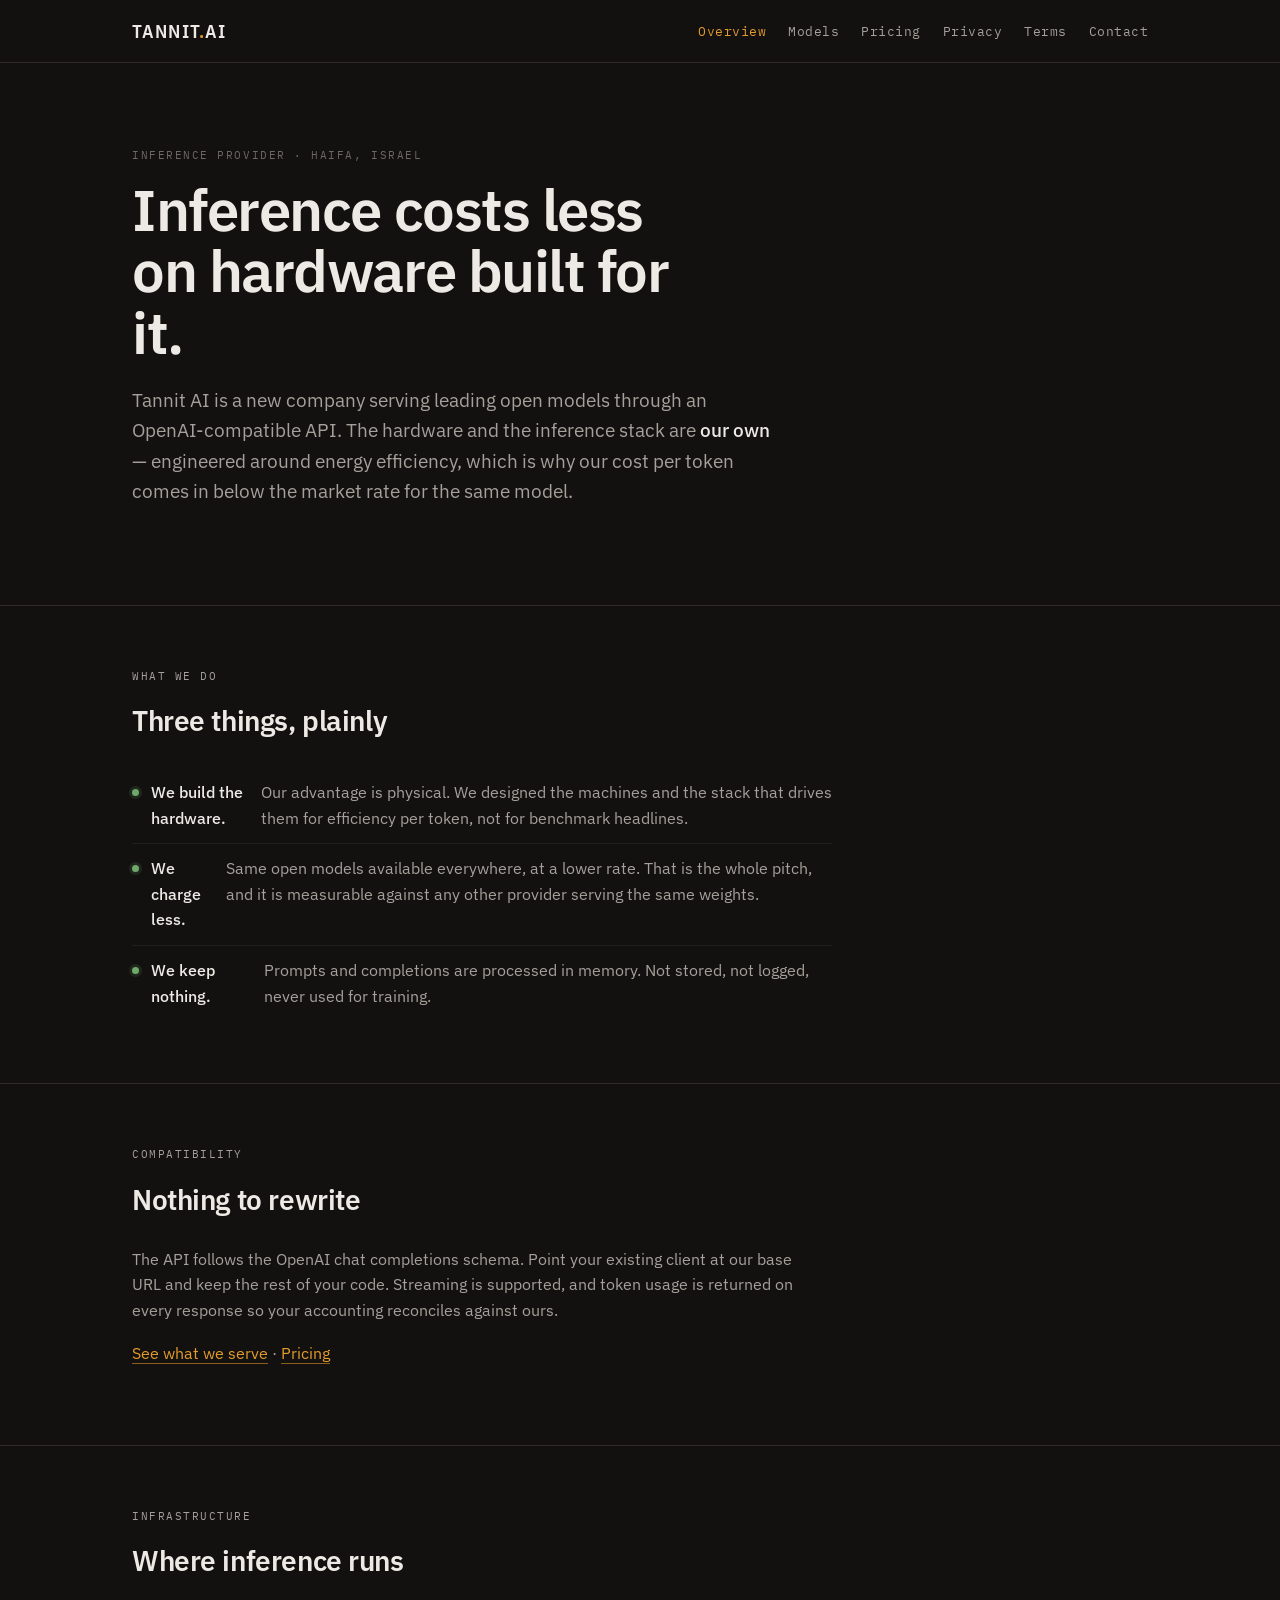
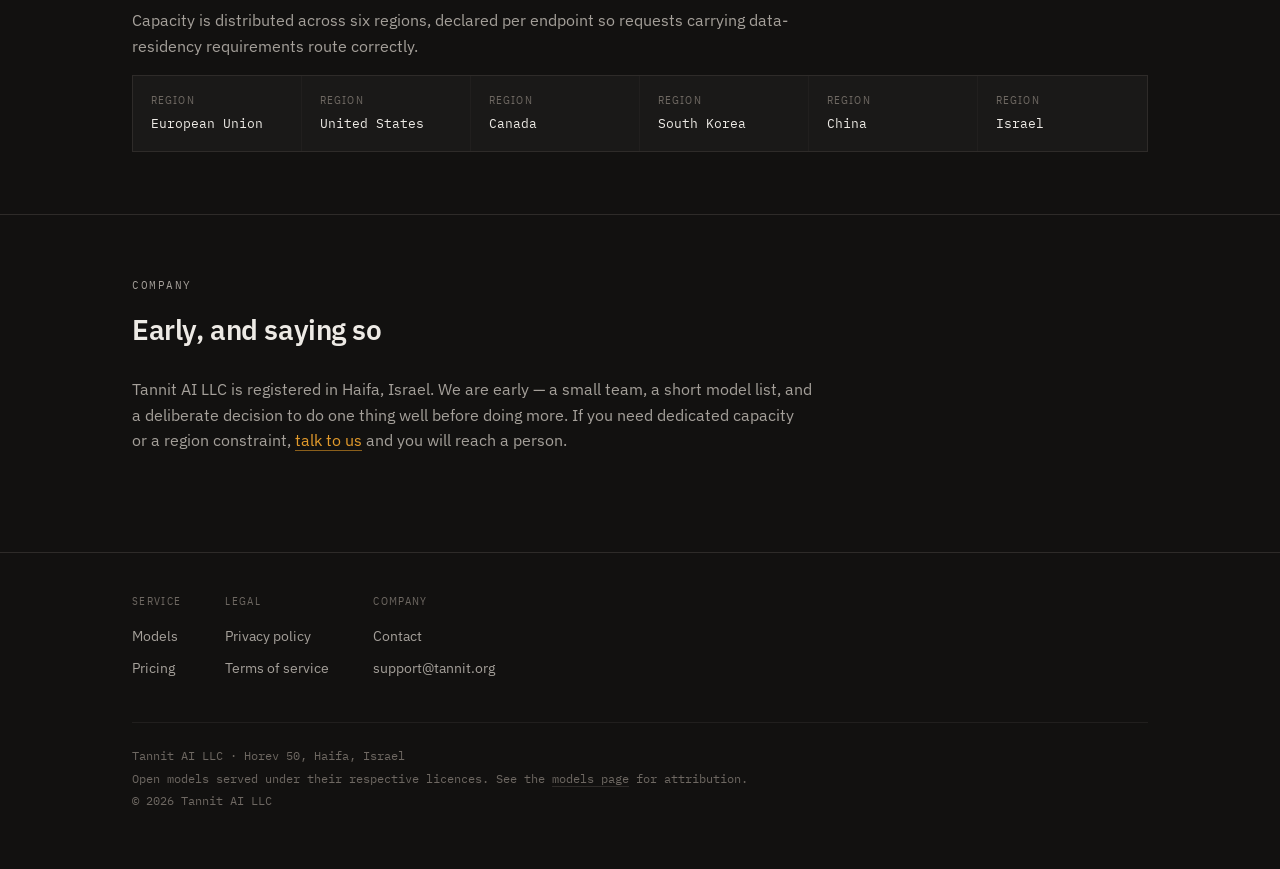
<file: index.html>
<!DOCTYPE html>
<html lang="en">
<head>
<meta charset="utf-8">
<meta name="viewport" content="width=device-width, initial-scale=1">
<title>Tannit AI — Cheaper inference, built on our own hardware</title>
<meta name="description" content="Tannit AI is an inference provider running open models on proprietary hardware built for energy efficiency. Lower cost per token, no prompt retention.">
<link rel="preconnect" href="https://fonts.googleapis.com">
<link rel="preconnect" href="https://fonts.gstatic.com" crossorigin>
<link href="https://fonts.googleapis.com/css2?family=IBM+Plex+Mono:wght@400;500&family=IBM+Plex+Sans+Condensed:wght@400;600&family=IBM+Plex+Sans:wght@400;500;600&display=swap" rel="stylesheet">
<link rel="stylesheet" href="style.css">
</head>
<body>

<header class="masthead">
  <div class="wrap">
    <a class="wordmark" href="index.html">Tannit<span>.</span>AI</a>
    <nav class="nav" aria-label="Primary">
      <a href="index.html" aria-current="page">Overview</a>
      <a href="model.html">Models</a>
      <a href="pricing.html">Pricing</a>
      <a href="privacy.html">Privacy</a>
      <a href="terms.html">Terms</a>
      <a href="contact.html">Contact</a>
    </nav>
  </div>
</header>

<main>

<section class="hero">
  <div class="wrap">
    <p class="eyebrow">Inference provider · Haifa, Israel</p>
    <h1>Inference costs less on hardware built for it.</h1>
    <p class="lede">Tannit AI is a new company serving leading open models through an OpenAI-compatible API. The hardware and the inference stack are <strong>our own</strong> &mdash; engineered around energy efficiency, which is why our cost per token comes in below the market rate for the same model.</p>
  </div>
</section>

<section class="band">
  <div class="wrap">
    <p class="eyebrow">What we do</p>
    <h2>Three things, plainly</h2>
    <ul class="indicators">
      <li><b>We build the hardware.</b> Our advantage is physical. We designed the machines and the stack that drives them for efficiency per token, not for benchmark headlines.</li>
      <li><b>We charge less.</b> Same open models available everywhere, at a lower rate. That is the whole pitch, and it is measurable against any other provider serving the same weights.</li>
      <li><b>We keep nothing.</b> Prompts and completions are processed in memory. Not stored, not logged, never used for training.</li>
    </ul>
  </div>
</section>

<section class="band">
  <div class="wrap">
    <p class="eyebrow">Compatibility</p>
    <h2>Nothing to rewrite</h2>
    <p>The API follows the OpenAI chat completions schema. Point your existing client at our base URL and keep the rest of your code. Streaming is supported, and token usage is returned on every response so your accounting reconciles against ours.</p>
    <p style="margin-top:18px"><a href="model.html">See what we serve</a> &middot; <a href="pricing.html">Pricing</a></p>
  </div>
</section>

<section class="band">
  <div class="wrap">
    <p class="eyebrow">Infrastructure</p>
    <h2>Where inference runs</h2>
    <p>Capacity is distributed across six regions, declared per endpoint so requests carrying data-residency requirements route correctly.</p>
    <div class="regions">
      <div><span>Region</span>European Union</div>
      <div><span>Region</span>United States</div>
      <div><span>Region</span>Canada</div>
      <div><span>Region</span>South Korea</div>
      <div><span>Region</span>China</div>
      <div><span>Region</span>Israel</div>
    </div>
  </div>
</section>

<section class="band">
  <div class="wrap">
    <p class="eyebrow">Company</p>
    <h2>Early, and saying so</h2>
    <p>Tannit AI LLC is registered in Haifa, Israel. We are early &mdash; a small team, a short model list, and a deliberate decision to do one thing well before doing more. If you need dedicated capacity or a region constraint, <a href="contact.html">talk to us</a> and you will reach a person.</p>
  </div>
</section>

</main>

<footer class="foot">
  <div class="wrap">
    <div class="cols">
      <div>
        <h4>Service</h4>
        <ul>
          <li><a href="model.html">Models</a></li>
          <li><a href="pricing.html">Pricing</a></li>
        </ul>
      </div>
      <div>
        <h4>Legal</h4>
        <ul>
          <li><a href="privacy.html">Privacy policy</a></li>
          <li><a href="terms.html">Terms of service</a></li>
        </ul>
      </div>
      <div>
        <h4>Company</h4>
        <ul>
          <li><a href="contact.html">Contact</a></li>
          <li><a href="mailto:support@tannit.org">support@tannit.org</a></li>
        </ul>
      </div>
    </div>
    <div class="colophon">
      Tannit AI LLC · Horev 50, Haifa, Israel<br>
      Open models served under their respective licences. See the <a href="model.html">models page</a> for attribution.<br>
      &copy; 2026 Tannit AI LLC
    </div>
  </div>
</footer>

</body>
</html>
</file>
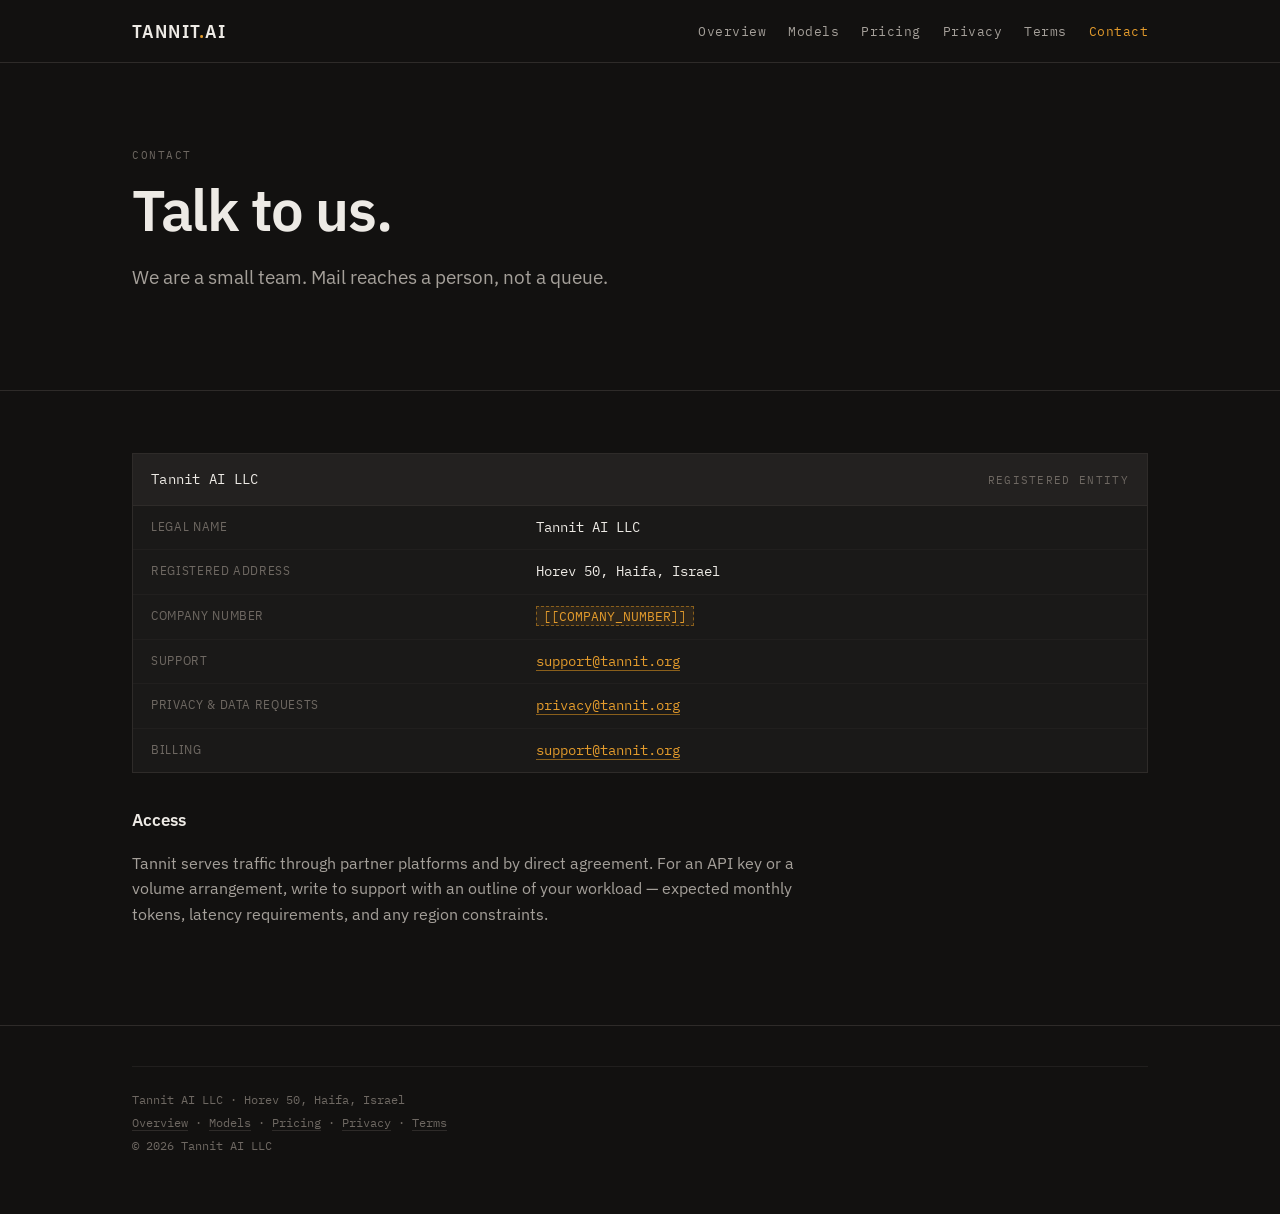
<file: contact.html>
<!DOCTYPE html>
<html lang="en">
<head>
<meta charset="utf-8">
<meta name="viewport" content="width=device-width, initial-scale=1">
<title>Contact — Tannit AI</title>
<meta name="description" content="Contact details for Tannit AI LLC, Haifa, Israel.">
<link rel="preconnect" href="https://fonts.googleapis.com">
<link rel="preconnect" href="https://fonts.gstatic.com" crossorigin>
<link href="https://fonts.googleapis.com/css2?family=IBM+Plex+Mono:wght@400;500&family=IBM+Plex+Sans+Condensed:wght@400;600&family=IBM+Plex+Sans:wght@400;500;600&display=swap" rel="stylesheet">
<link rel="stylesheet" href="style.css">
</head>
<body>

<header class="masthead">
  <div class="wrap">
    <a class="wordmark" href="index.html">Tannit<span>.</span>AI</a>
    <nav class="nav" aria-label="Primary">
      <a href="index.html">Overview</a>
      <a href="model.html">Models</a>
      <a href="pricing.html">Pricing</a>
      <a href="privacy.html">Privacy</a>
      <a href="terms.html">Terms</a>
      <a href="contact.html" aria-current="page">Contact</a>
    </nav>
  </div>
</header>

<main>

<section class="hero">
  <div class="wrap">
    <p class="eyebrow">Contact</p>
    <h1>Talk to us.</h1>
    <p class="lede">We are a small team. Mail reaches a person, not a queue.</p>
  </div>
</section>

<section class="band">
  <div class="wrap">
    <div class="sheet">
      <div class="sheet-head">
        <span class="part">Tannit AI LLC</span>
        <span class="rev">Registered entity</span>
      </div>
      <table class="rows">
        <tbody>
          <tr><th scope="row">Legal name</th><td>Tannit AI LLC</td></tr>
          <tr><th scope="row">Registered address</th><td>Horev 50, Haifa, Israel</td></tr>
          <tr><th scope="row">Company number</th><td><span class="ph">[[COMPANY_NUMBER]]</span></td></tr>
          <tr><th scope="row">Support</th><td><a href="mailto:support@tannit.org">support@tannit.org</a></td></tr>
          <tr><th scope="row">Privacy &amp; data requests</th><td><a href="mailto:privacy@tannit.org">privacy@tannit.org</a></td></tr>
          <tr><th scope="row">Billing</th><td><a href="mailto:support@tannit.org">support@tannit.org</a></td></tr>
        </tbody>
      </table>
    </div>

    <h3>Access</h3>
    <p>Tannit serves traffic through partner platforms and by direct agreement. For an API key or a volume arrangement, write to support with an outline of your workload &mdash; expected monthly tokens, latency requirements, and any region constraints.</p>
  </div>
</section>

</main>

<footer class="foot">
  <div class="wrap">
    <div class="colophon">
      Tannit AI LLC · Horev 50, Haifa, Israel<br>
      <a href="index.html">Overview</a> · <a href="model.html">Models</a> · <a href="pricing.html">Pricing</a> · <a href="privacy.html">Privacy</a> · <a href="terms.html">Terms</a><br>
      &copy; 2026 Tannit AI LLC
    </div>
  </div>
</footer>

</body>
</html>
</file>
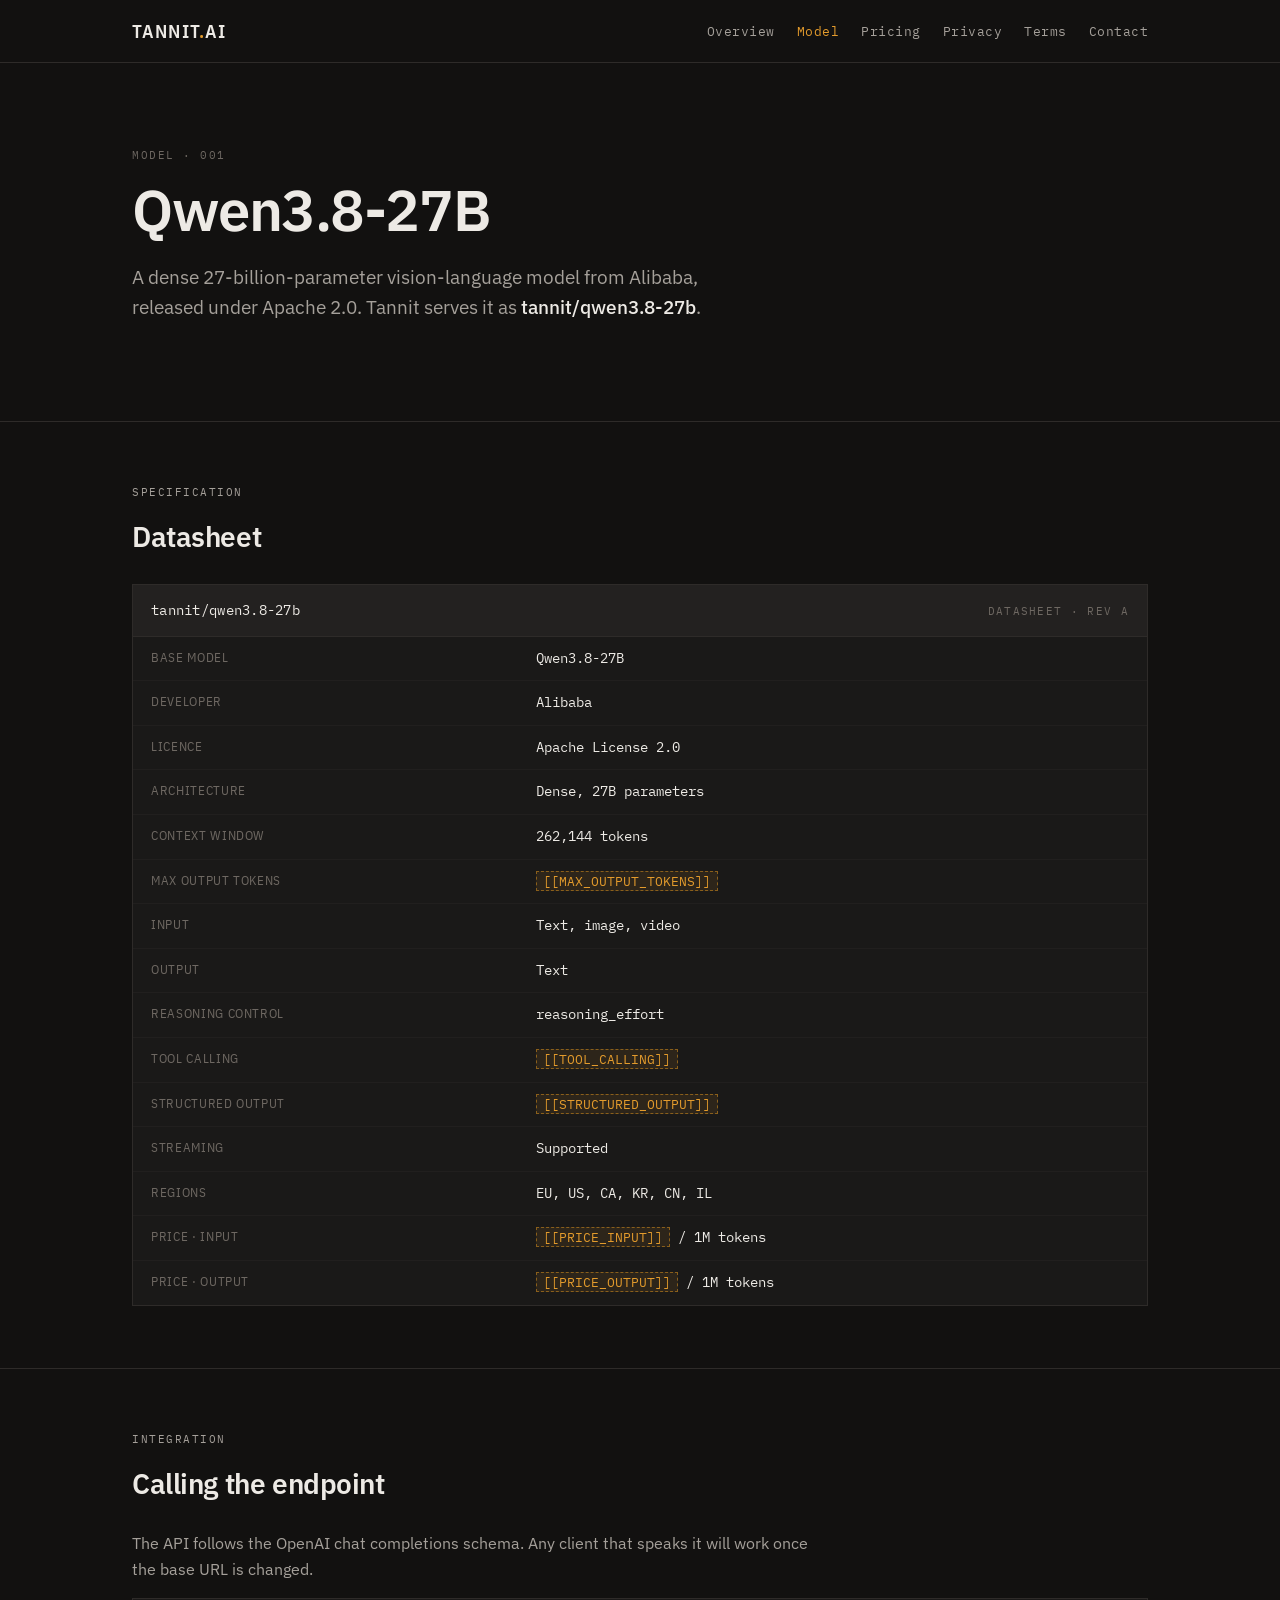
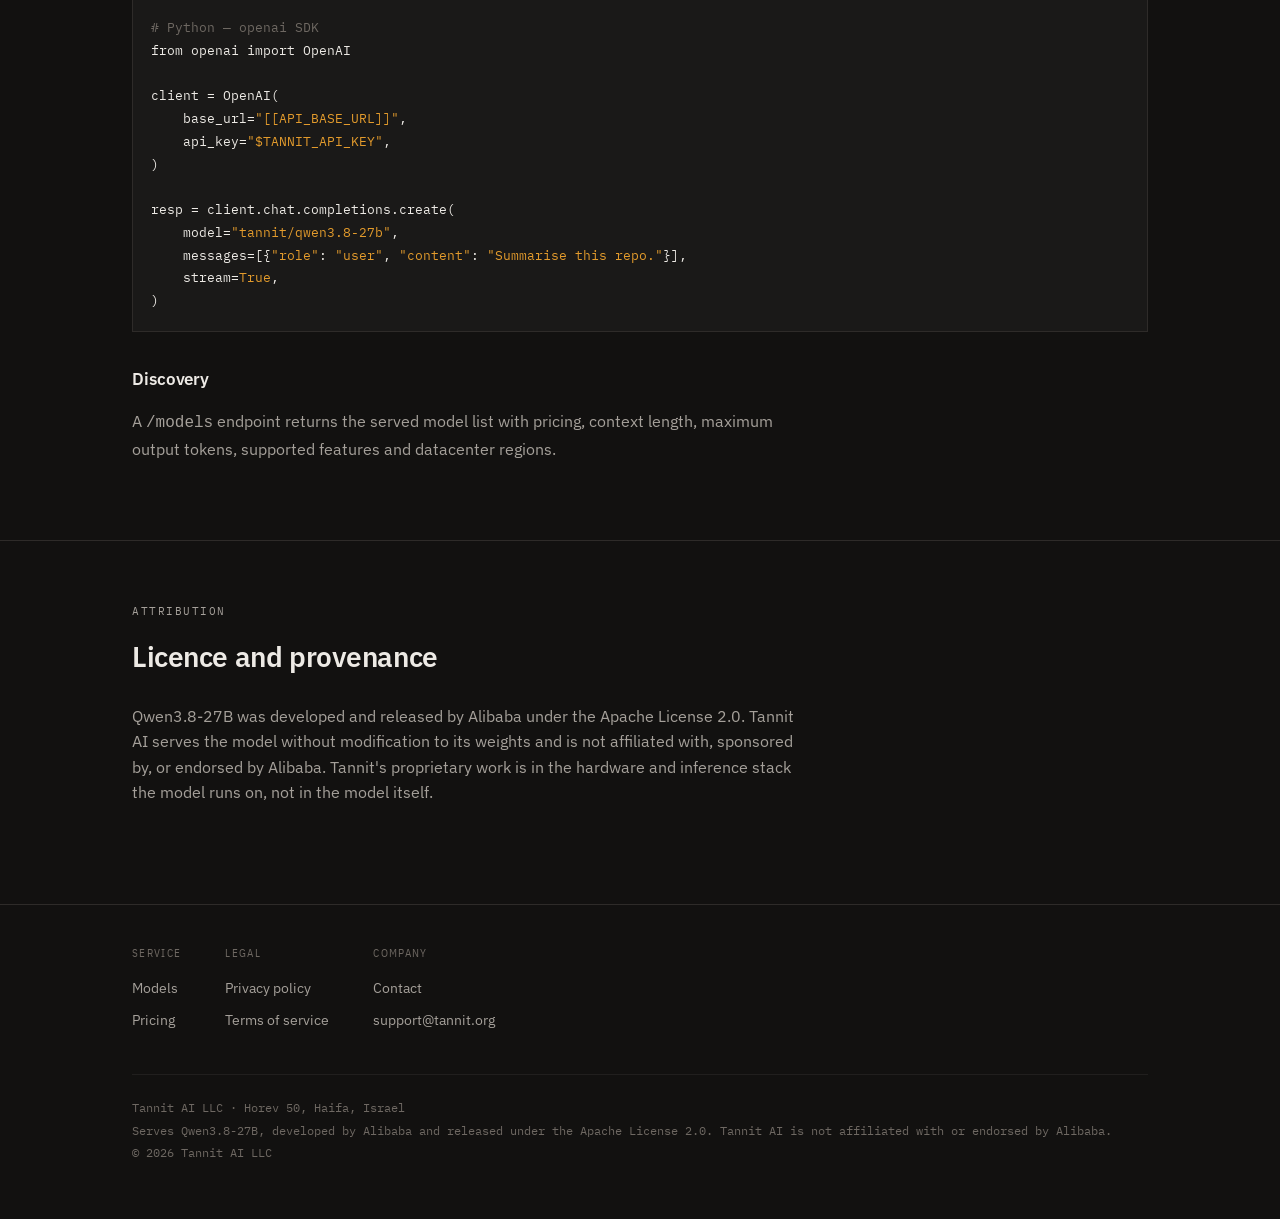
<file: model.html>
<!DOCTYPE html>
<html lang="en">
<head>
<meta charset="utf-8">
<meta name="viewport" content="width=device-width, initial-scale=1">
<title>Qwen3.8-27B — Tannit AI</title>
<meta name="description" content="Specification and API details for Qwen3.8-27B as served by Tannit AI.">
<link rel="preconnect" href="https://fonts.googleapis.com">
<link rel="preconnect" href="https://fonts.gstatic.com" crossorigin>
<link href="https://fonts.googleapis.com/css2?family=IBM+Plex+Mono:wght@400;500&family=IBM+Plex+Sans+Condensed:wght@400;600&family=IBM+Plex+Sans:wght@400;500;600&display=swap" rel="stylesheet">
<link rel="stylesheet" href="style.css">
</head>
<body>

<header class="masthead">
  <div class="wrap">
    <a class="wordmark" href="index.html">Tannit<span>.</span>AI</a>
    <nav class="nav" aria-label="Primary">
      <a href="index.html">Overview</a>
      <a href="model.html" aria-current="page">Model</a>
      <a href="pricing.html">Pricing</a>
      <a href="privacy.html">Privacy</a>
      <a href="terms.html">Terms</a>
      <a href="contact.html">Contact</a>
    </nav>
  </div>
</header>

<main>

<section class="hero">
  <div class="wrap">
    <p class="eyebrow">Model · 001</p>
    <h1>Qwen3.8-27B</h1>
    <p class="lede">A dense 27-billion-parameter vision-language model from Alibaba, released under Apache 2.0. Tannit serves it as <strong>tannit/qwen3.8-27b</strong>.</p>
  </div>
</section>

<section class="band">
  <div class="wrap">
    <p class="eyebrow">Specification</p>
    <h2>Datasheet</h2>

    <div class="sheet">
      <div class="sheet-head">
        <span class="part">tannit/qwen3.8-27b</span>
        <span class="rev">Datasheet · Rev A</span>
      </div>
      <table class="rows">
        <tbody>
          <tr><th scope="row">Base model</th><td>Qwen3.8-27B</td></tr>
          <tr><th scope="row">Developer</th><td>Alibaba</td></tr>
          <tr><th scope="row">Licence</th><td>Apache License 2.0</td></tr>
          <tr><th scope="row">Architecture</th><td>Dense, 27B parameters</td></tr>
          <tr><th scope="row">Context window</th><td>262,144 tokens</td></tr>
          <tr><th scope="row">Max output tokens</th><td><span class="ph">[[MAX_OUTPUT_TOKENS]]</span></td></tr>
          <tr><th scope="row">Input</th><td>Text, image, video</td></tr>
          <tr><th scope="row">Output</th><td>Text</td></tr>
          <tr><th scope="row">Reasoning control</th><td>reasoning_effort</td></tr>
          <tr><th scope="row">Tool calling</th><td><span class="ph">[[TOOL_CALLING]]</span></td></tr>
          <tr><th scope="row">Structured output</th><td><span class="ph">[[STRUCTURED_OUTPUT]]</span></td></tr>
          <tr><th scope="row">Streaming</th><td>Supported</td></tr>
          <tr><th scope="row">Regions</th><td>EU, US, CA, KR, CN, IL</td></tr>
          <tr><th scope="row">Price · input</th><td><span class="ph">[[PRICE_INPUT]]</span> / 1M tokens</td></tr>
          <tr><th scope="row">Price · output</th><td><span class="ph">[[PRICE_OUTPUT]]</span> / 1M tokens</td></tr>
        </tbody>
      </table>
    </div>
  </div>
</section>

<section class="band">
  <div class="wrap">
    <p class="eyebrow">Integration</p>
    <h2>Calling the endpoint</h2>
    <p>The API follows the OpenAI chat completions schema. Any client that speaks it will work once the base URL is changed.</p>

<pre class="code"><span class="c"># Python — openai SDK</span>
from openai import OpenAI

client = OpenAI(
    base_url=<span class="s">"[[API_BASE_URL]]"</span>,
    api_key=<span class="s">"$TANNIT_API_KEY"</span>,
)

resp = client.chat.completions.create(
    model=<span class="s">"tannit/qwen3.8-27b"</span>,
    messages=[{<span class="s">"role"</span>: <span class="s">"user"</span>, <span class="s">"content"</span>: <span class="s">"Summarise this repo."</span>}],
    stream=<span class="s">True</span>,
)</pre>

    <h3>Discovery</h3>
    <p>A <code>/models</code> endpoint returns the served model list with pricing, context length, maximum output tokens, supported features and datacenter regions.</p>
  </div>
</section>

<section class="band">
  <div class="wrap">
    <p class="eyebrow">Attribution</p>
    <h2>Licence and provenance</h2>
    <p>Qwen3.8-27B was developed and released by Alibaba under the Apache License 2.0. Tannit AI serves the model without modification to its weights and is not affiliated with, sponsored by, or endorsed by Alibaba. Tannit's proprietary work is in the hardware and inference stack the model runs on, not in the model itself.</p>
  </div>
</section>

</main>

<footer class="foot">
  <div class="wrap">
    <div class="cols">
      <div>
        <h4>Service</h4>
        <ul>
          <li><a href="model.html">Models</a></li>
          <li><a href="pricing.html">Pricing</a></li>
        </ul>
      </div>
      <div>
        <h4>Legal</h4>
        <ul>
          <li><a href="privacy.html">Privacy policy</a></li>
          <li><a href="terms.html">Terms of service</a></li>
        </ul>
      </div>
      <div>
        <h4>Company</h4>
        <ul>
          <li><a href="contact.html">Contact</a></li>
          <li><a href="mailto:support@tannit.org">support@tannit.org</a></li>
        </ul>
      </div>
    </div>
    <div class="colophon">
      Tannit AI LLC · Horev 50, Haifa, Israel<br>
      Serves Qwen3.8-27B, developed by Alibaba and released under the Apache License 2.0. Tannit AI is not affiliated with or endorsed by Alibaba.<br>
      &copy; 2026 Tannit AI LLC
    </div>
  </div>
</footer>

</body>
</html>
</file>
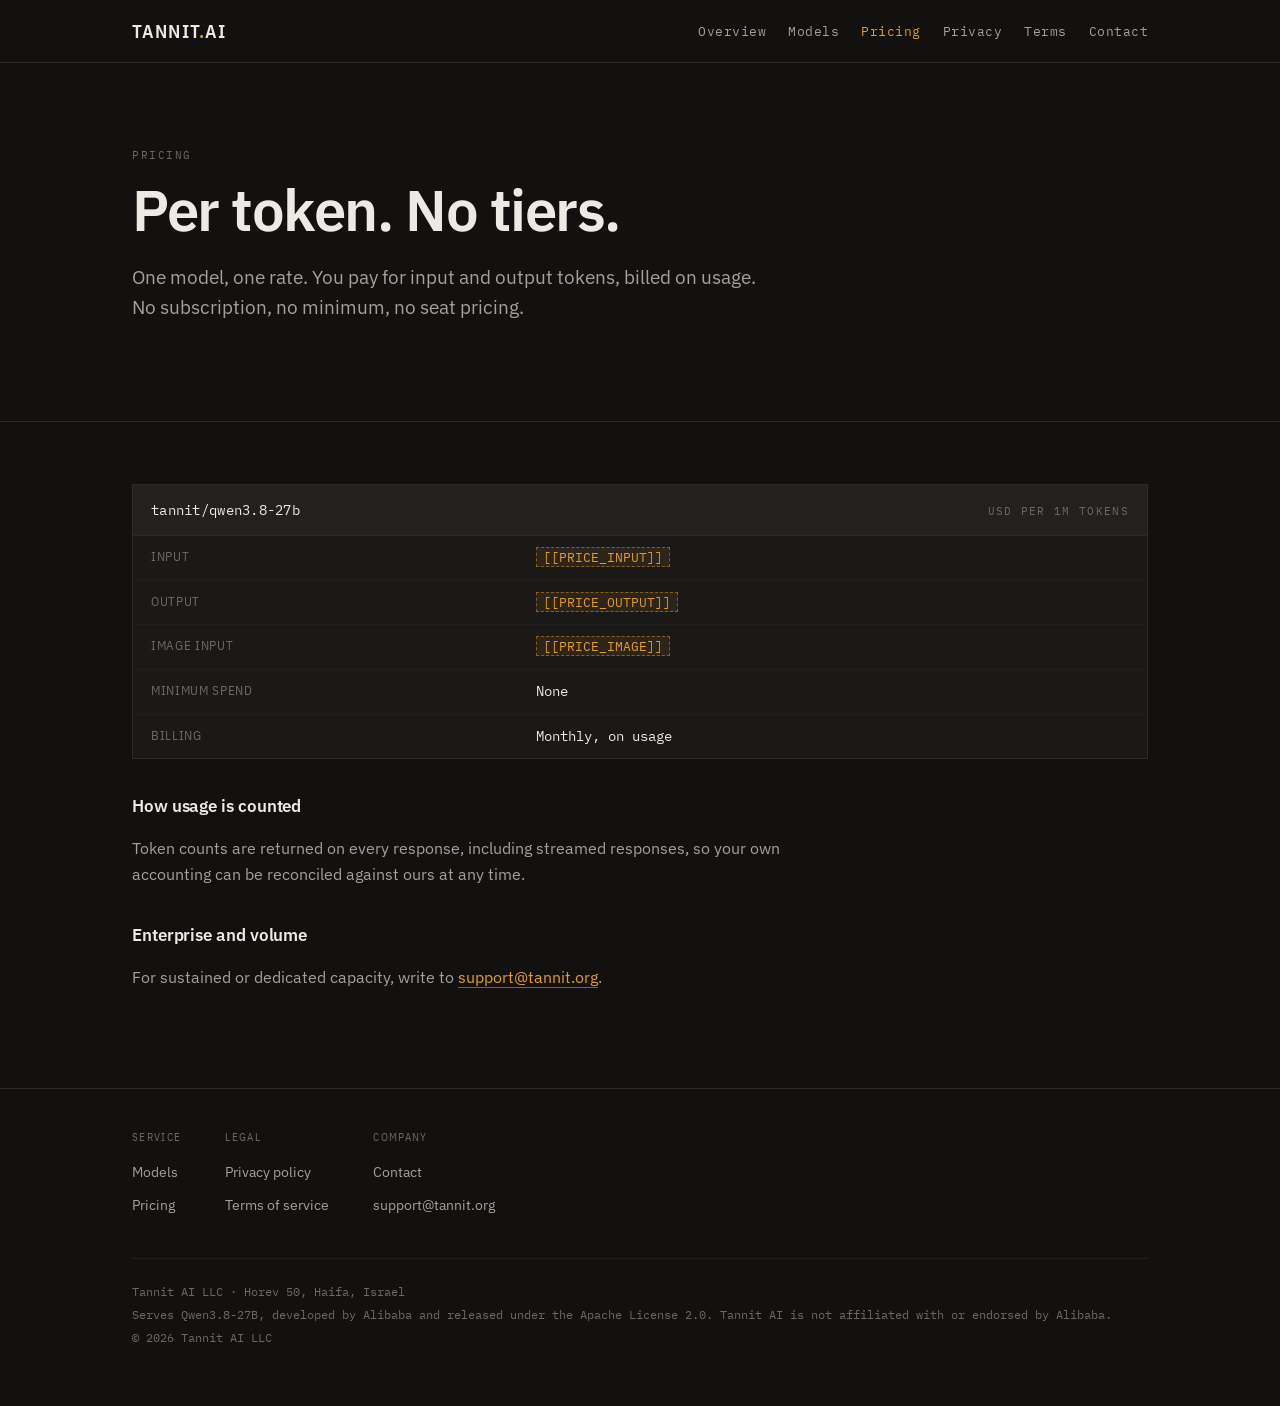
<file: pricing.html>
<!DOCTYPE html>
<html lang="en">
<head>
<meta charset="utf-8">
<meta name="viewport" content="width=device-width, initial-scale=1">
<title>Pricing — Tannit AI</title>
<meta name="description" content="Per-token pricing for Qwen3.8-27B served by Tannit AI.">
<link rel="preconnect" href="https://fonts.googleapis.com">
<link rel="preconnect" href="https://fonts.gstatic.com" crossorigin>
<link href="https://fonts.googleapis.com/css2?family=IBM+Plex+Mono:wght@400;500&family=IBM+Plex+Sans+Condensed:wght@400;600&family=IBM+Plex+Sans:wght@400;500;600&display=swap" rel="stylesheet">
<link rel="stylesheet" href="style.css">
</head>
<body>

<header class="masthead">
  <div class="wrap">
    <a class="wordmark" href="index.html">Tannit<span>.</span>AI</a>
    <nav class="nav" aria-label="Primary">
      <a href="index.html">Overview</a>
      <a href="model.html">Models</a>
      <a href="pricing.html" aria-current="page">Pricing</a>
      <a href="privacy.html">Privacy</a>
      <a href="terms.html">Terms</a>
      <a href="contact.html">Contact</a>
    </nav>
  </div>
</header>

<main>

<section class="hero">
  <div class="wrap">
    <p class="eyebrow">Pricing</p>
    <h1>Per token. No tiers.</h1>
    <p class="lede">One model, one rate. You pay for input and output tokens, billed on usage. No subscription, no minimum, no seat pricing.</p>
  </div>
</section>

<section class="band">
  <div class="wrap">
    <div class="sheet">
      <div class="sheet-head">
        <span class="part">tannit/qwen3.8-27b</span>
        <span class="rev">USD per 1M tokens</span>
      </div>
      <table class="rows">
        <tbody>
          <tr><th scope="row">Input</th><td><span class="ph">[[PRICE_INPUT]]</span></td></tr>
          <tr><th scope="row">Output</th><td><span class="ph">[[PRICE_OUTPUT]]</span></td></tr>
          <tr><th scope="row">Image input</th><td><span class="ph">[[PRICE_IMAGE]]</span></td></tr>
          <tr><th scope="row">Minimum spend</th><td>None</td></tr>
          <tr><th scope="row">Billing</th><td>Monthly, on usage</td></tr>
        </tbody>
      </table>
    </div>

    <h3>How usage is counted</h3>
    <p>Token counts are returned on every response, including streamed responses, so your own accounting can be reconciled against ours at any time.</p>

    <h3>Enterprise and volume</h3>
    <p>For sustained or dedicated capacity, write to <a href="mailto:support@tannit.org">support@tannit.org</a>.</p>
  </div>
</section>

</main>

<footer class="foot">
  <div class="wrap">
    <div class="cols">
      <div>
        <h4>Service</h4>
        <ul>
          <li><a href="model.html">Models</a></li>
          <li><a href="pricing.html">Pricing</a></li>
        </ul>
      </div>
      <div>
        <h4>Legal</h4>
        <ul>
          <li><a href="privacy.html">Privacy policy</a></li>
          <li><a href="terms.html">Terms of service</a></li>
        </ul>
      </div>
      <div>
        <h4>Company</h4>
        <ul>
          <li><a href="contact.html">Contact</a></li>
          <li><a href="mailto:support@tannit.org">support@tannit.org</a></li>
        </ul>
      </div>
    </div>
    <div class="colophon">
      Tannit AI LLC · Horev 50, Haifa, Israel<br>
      Serves Qwen3.8-27B, developed by Alibaba and released under the Apache License 2.0. Tannit AI is not affiliated with or endorsed by Alibaba.<br>
      &copy; 2026 Tannit AI LLC
    </div>
  </div>
</footer>

</body>
</html>
</file>
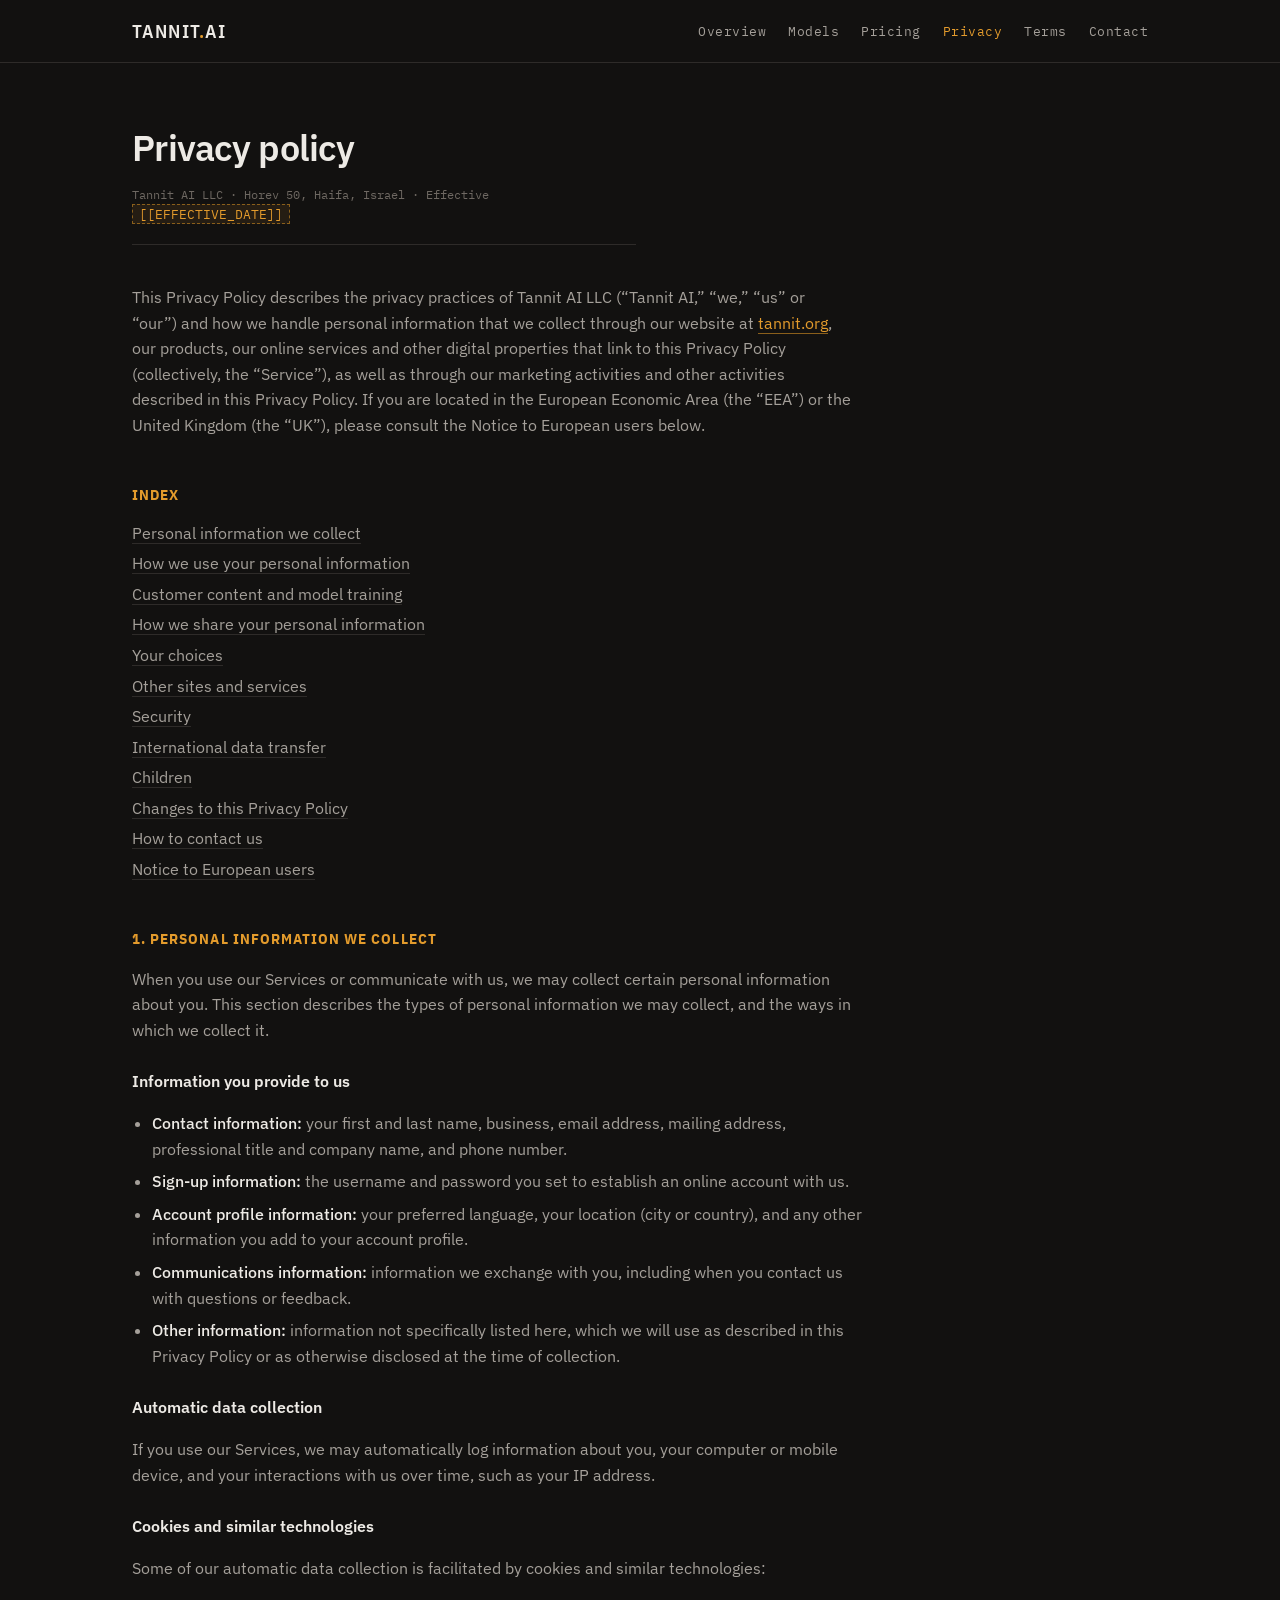
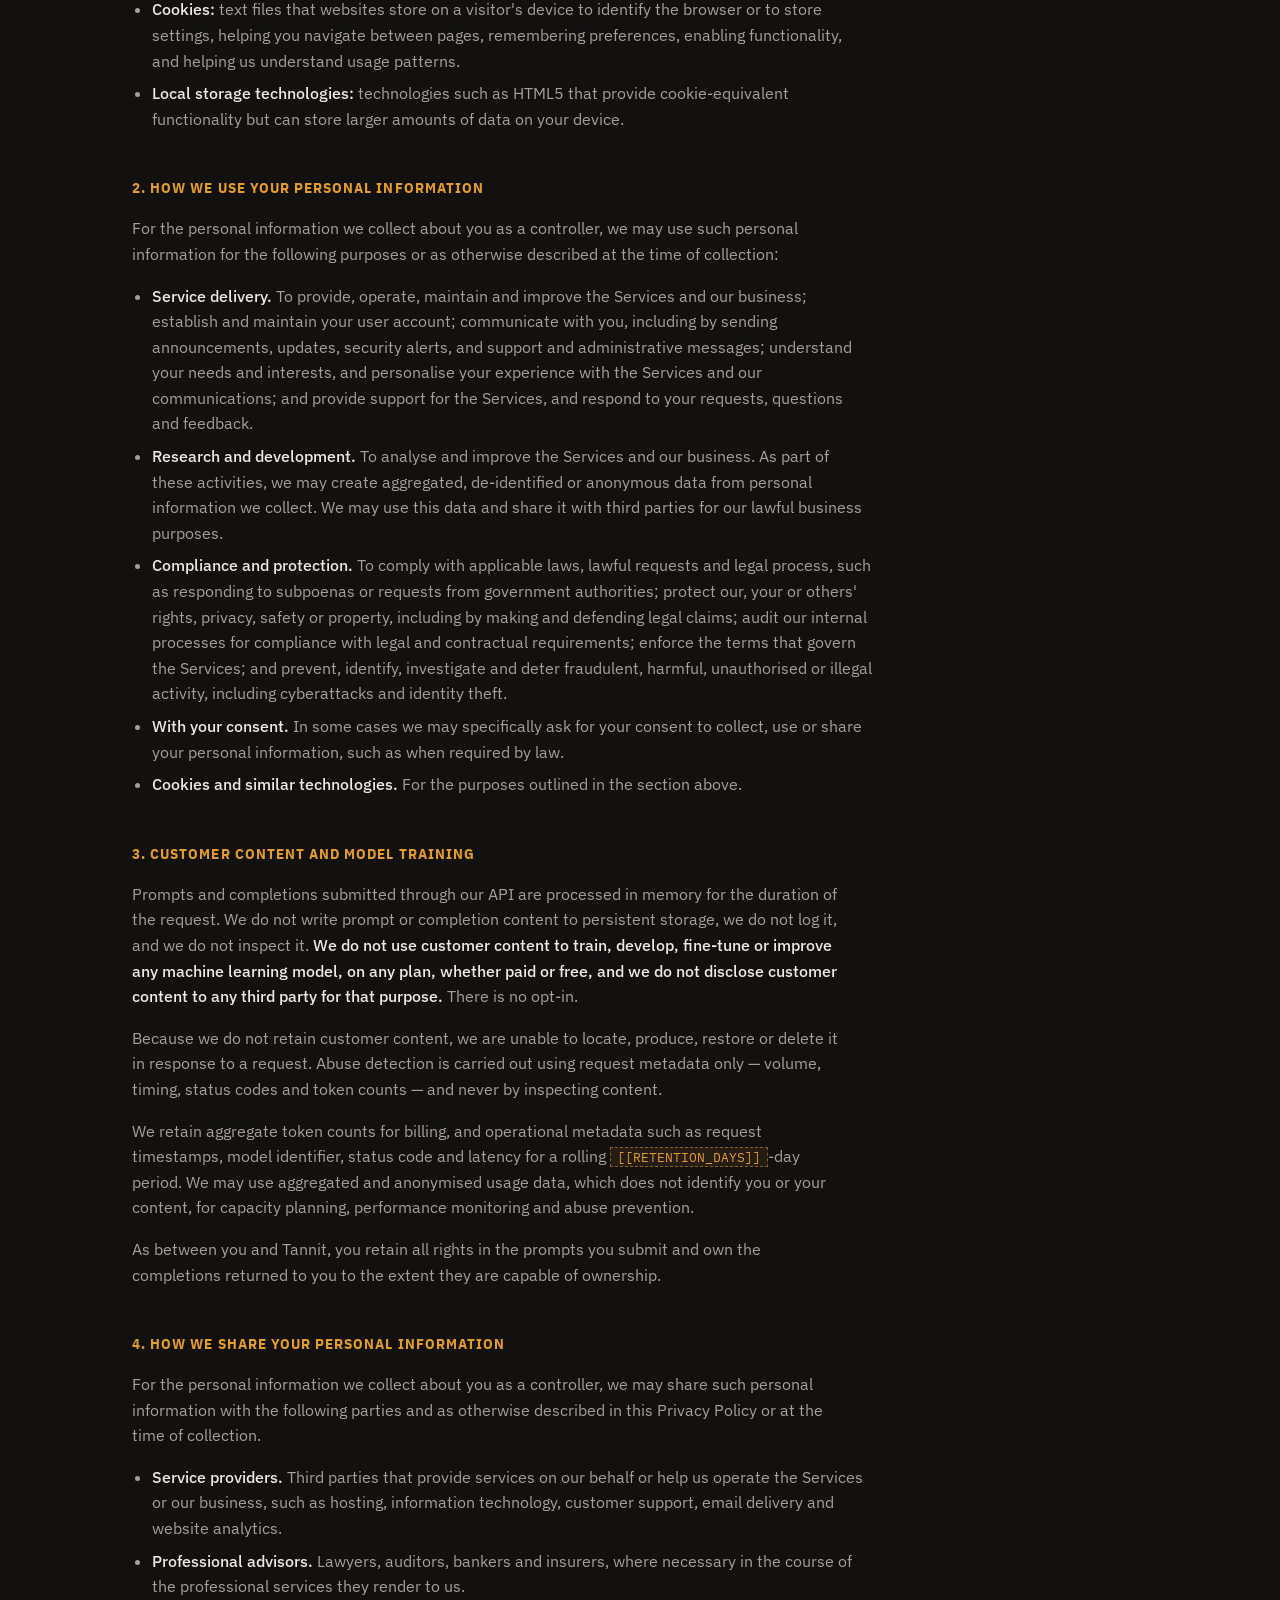
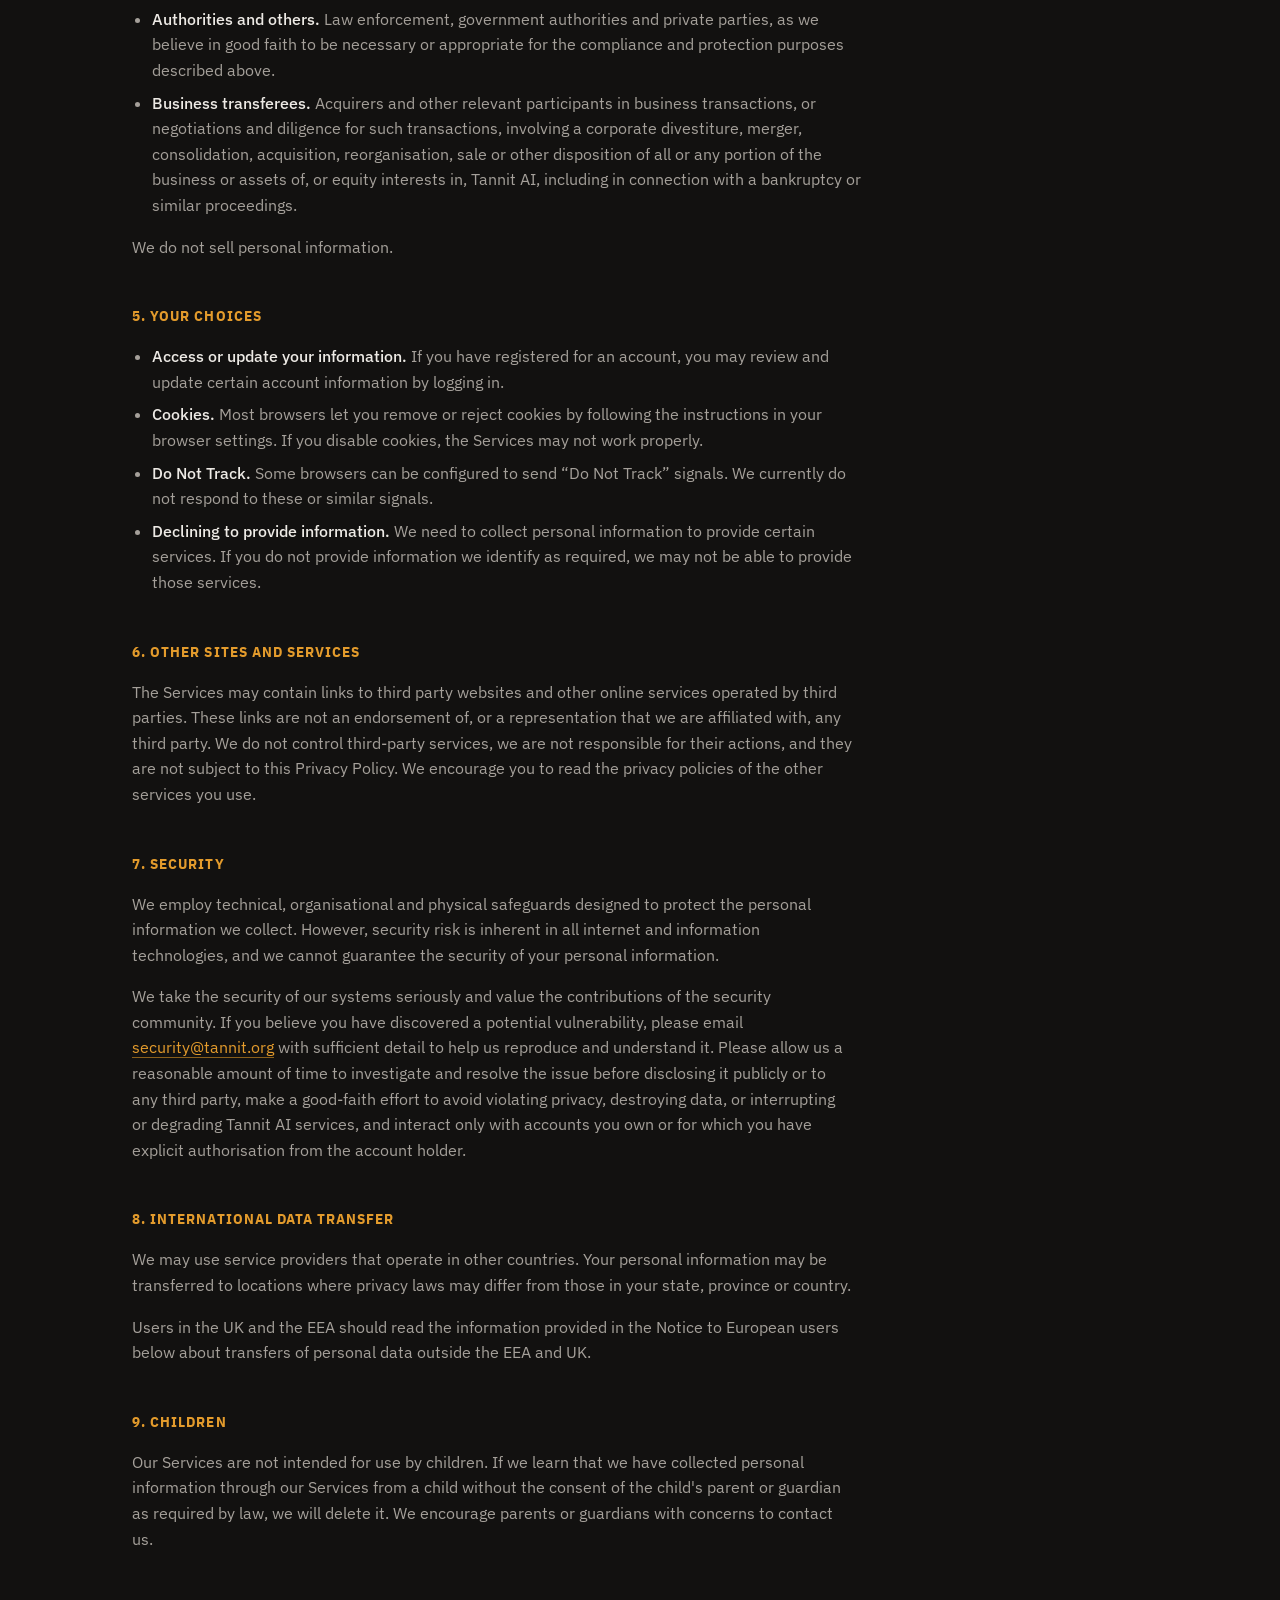
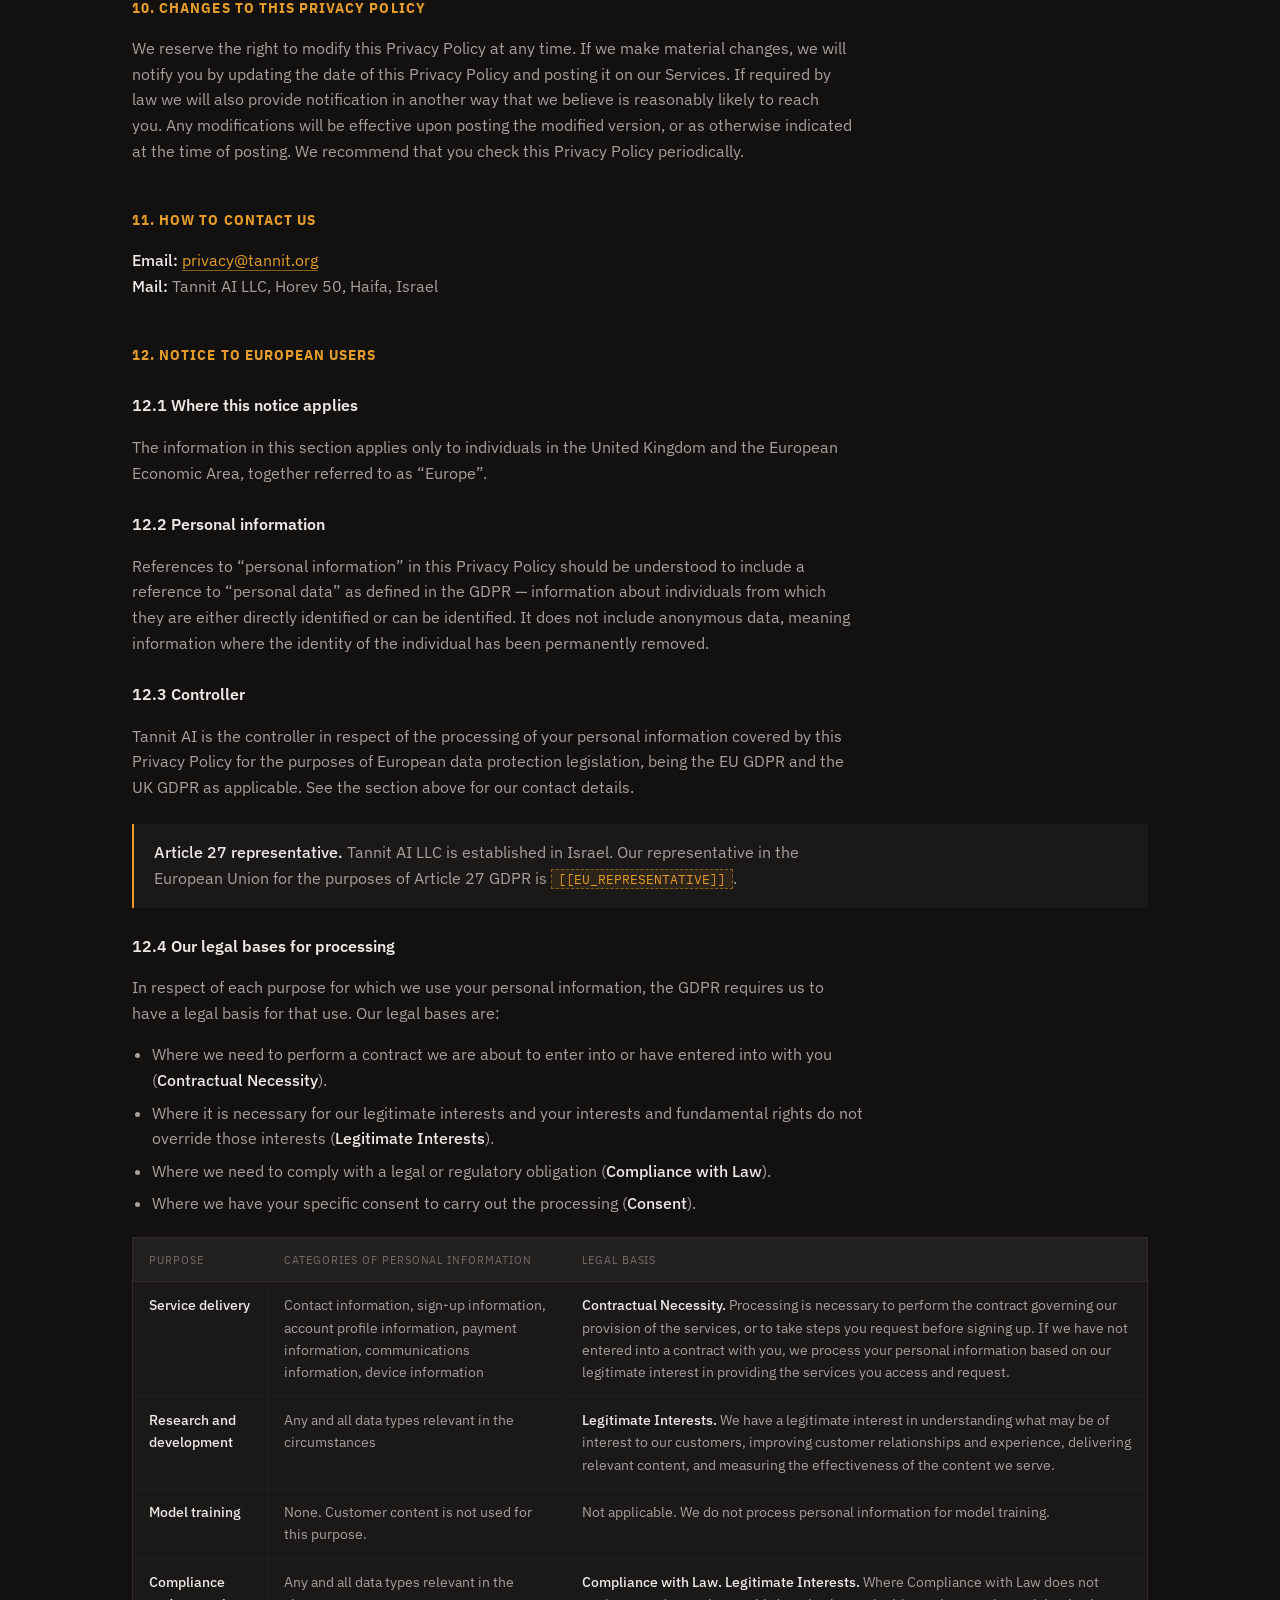
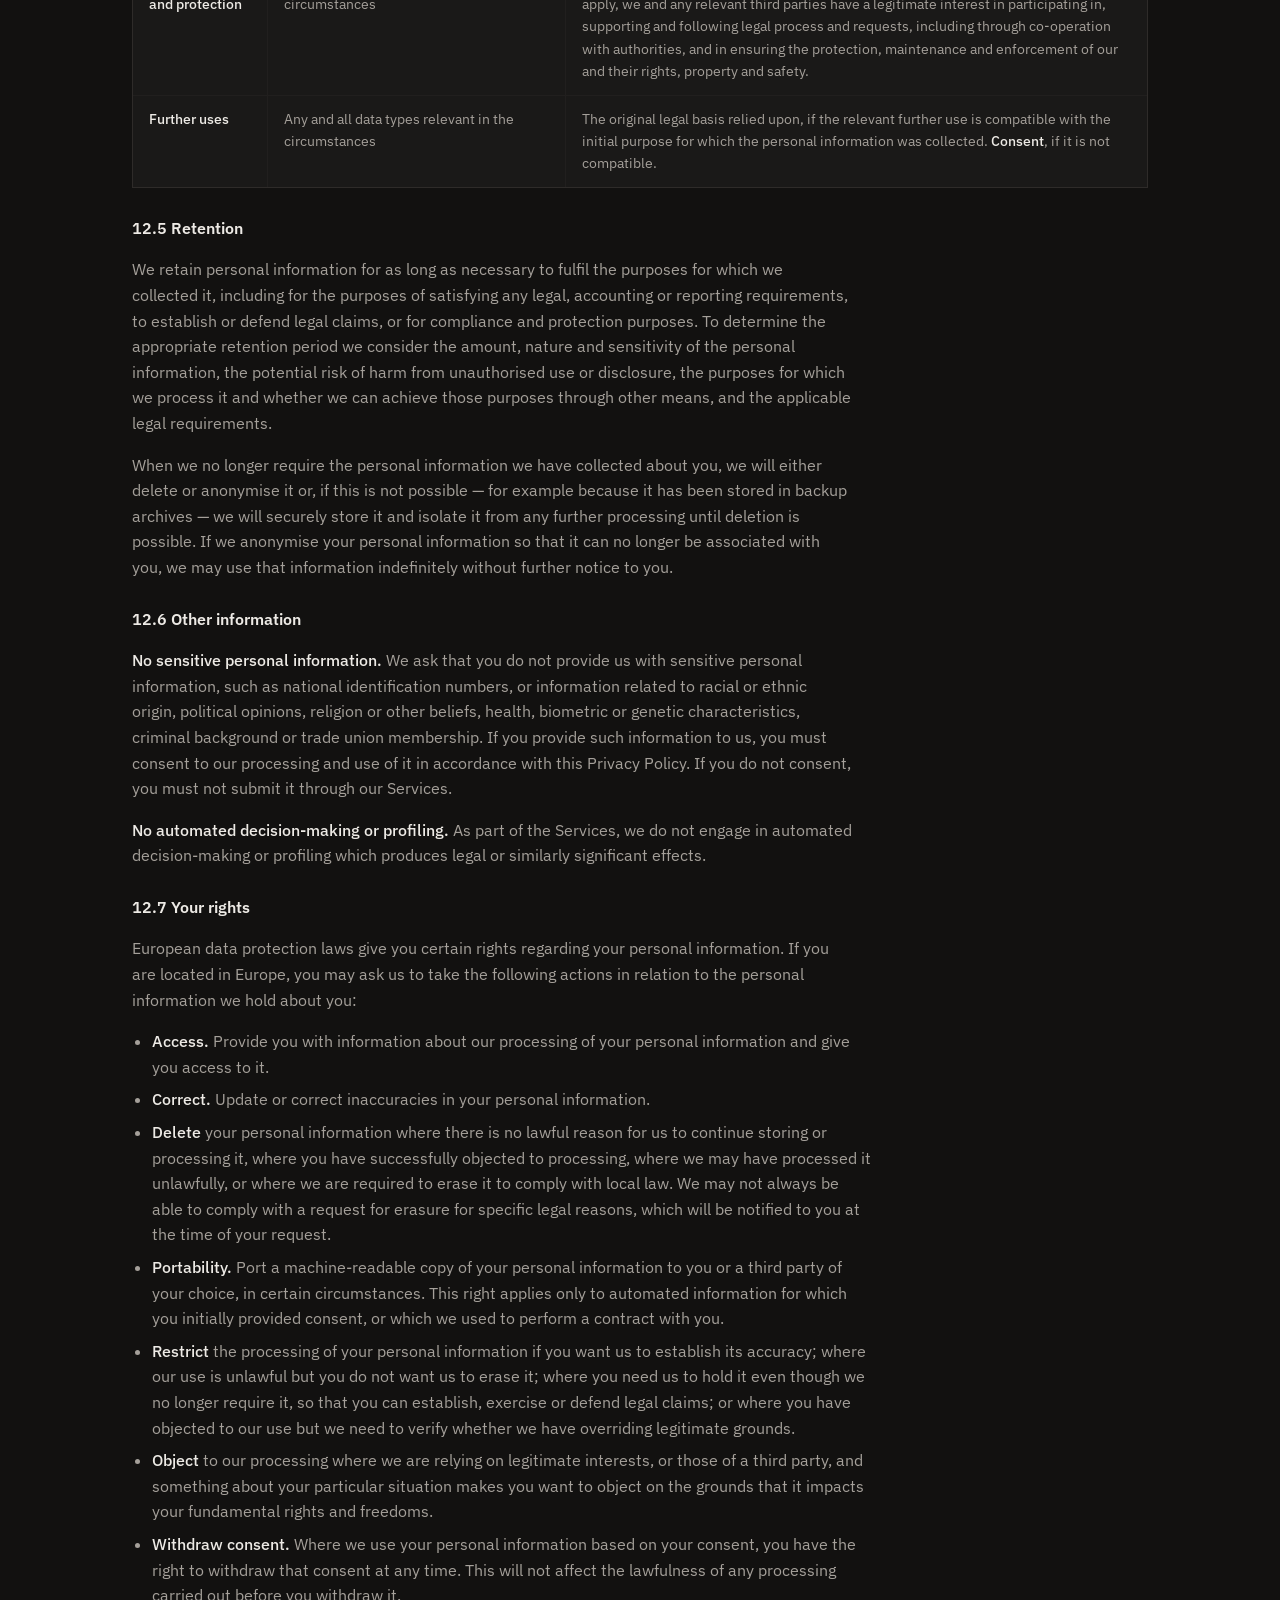
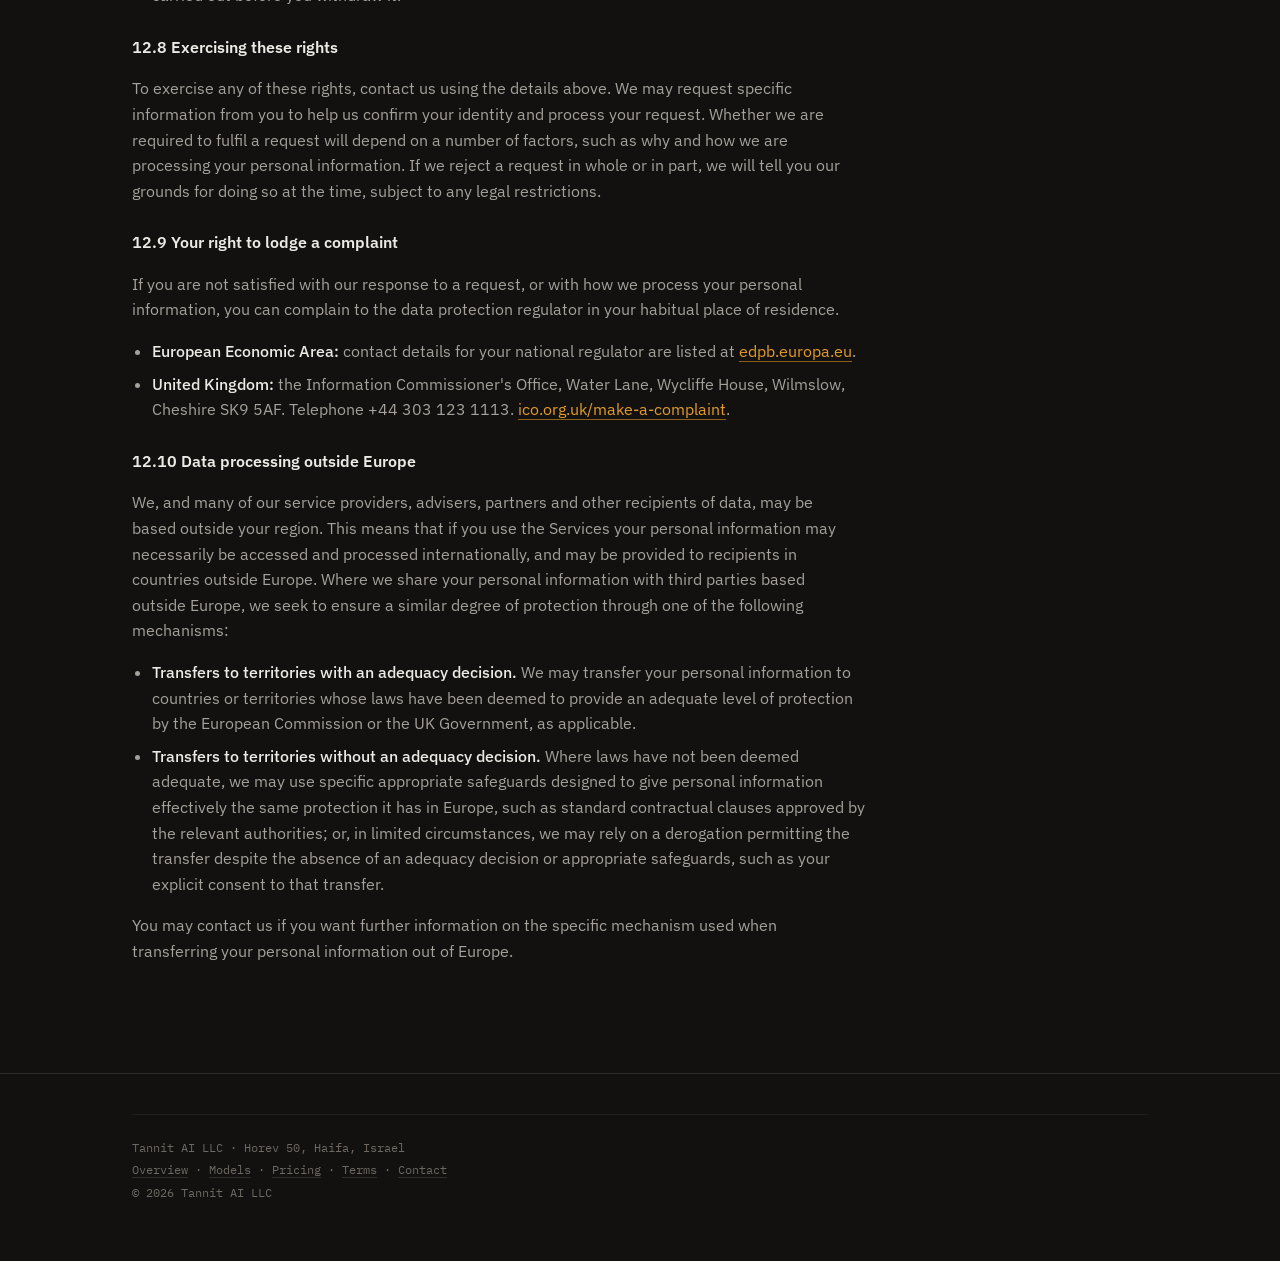
<file: privacy.html>
<!DOCTYPE html>
<html lang="en">
<head>
<meta charset="utf-8">
<meta name="viewport" content="width=device-width, initial-scale=1">
<title>Privacy policy — Tannit AI</title>
<meta name="description" content="Privacy practices of Tannit AI LLC.">
<link rel="preconnect" href="https://fonts.googleapis.com">
<link rel="preconnect" href="https://fonts.gstatic.com" crossorigin>
<link href="https://fonts.googleapis.com/css2?family=IBM+Plex+Mono:wght@400;500&family=IBM+Plex+Sans+Condensed:wght@400;600&family=IBM+Plex+Sans:wght@400;500;600&display=swap" rel="stylesheet">
<link rel="stylesheet" href="style.css">
</head>
<!--
  DRAFT — REQUIRES REVIEW BY QUALIFIED COUNSEL BEFORE PUBLICATION.

  TRAINING POSITION RESOLVED: customer content is never used for model
  training, on any plan. The free-tier training clause from the supplied
  draft was removed, along with the related opt-out. This now matches the
  homepage, the model page and section 4.4 of the terms of service.
  The [[RETENTION_DAYS]] value still requires verification against the
  actual serving configuration.

  Removed from the supplied draft as not applicable to this business:
  Instagram integration, YouTube/Google API integration, Google Drive and S3
  file processing, job application data and recruiting purposes, corporate
  affiliates and subsidiaries, separate Cookie Notice, third-party analytics
  providers. Domain normalised from tannit.ai to tannit.org.
-->
<body>

<header class="masthead">
  <div class="wrap">
    <a class="wordmark" href="index.html">Tannit<span>.</span>AI</a>
    <nav class="nav" aria-label="Primary">
      <a href="index.html">Overview</a>
      <a href="model.html">Models</a>
      <a href="pricing.html">Pricing</a>
      <a href="privacy.html" aria-current="page">Privacy</a>
      <a href="terms.html">Terms</a>
      <a href="contact.html">Contact</a>
    </nav>
  </div>
</header>

<main class="legal">
  <div class="wrap">

    <h1>Privacy policy</h1>
    <p class="stamp">Tannit AI LLC · Horev 50, Haifa, Israel · Effective <span class="ph">[[EFFECTIVE_DATE]]</span></p>

    <p>This Privacy Policy describes the privacy practices of Tannit AI LLC (&ldquo;Tannit AI,&rdquo; &ldquo;we,&rdquo; &ldquo;us&rdquo; or &ldquo;our&rdquo;) and how we handle personal information that we collect through our website at <a href="https://tannit.org/">tannit.org</a>, our products, our online services and other digital properties that link to this Privacy Policy (collectively, the &ldquo;Service&rdquo;), as well as through our marketing activities and other activities described in this Privacy Policy. If you are located in the European Economic Area (the &ldquo;EEA&rdquo;) or the United Kingdom (the &ldquo;UK&rdquo;), please consult the Notice to European users below.</p>

    <h2>Index</h2>
    <ul class="toc">
      <li><a href="#collect">Personal information we collect</a></li>
      <li><a href="#use">How we use your personal information</a></li>
      <li><a href="#content">Customer content and model training</a></li>
      <li><a href="#share">How we share your personal information</a></li>
      <li><a href="#choices">Your choices</a></li>
      <li><a href="#othersites">Other sites and services</a></li>
      <li><a href="#security">Security</a></li>
      <li><a href="#transfer">International data transfer</a></li>
      <li><a href="#children">Children</a></li>
      <li><a href="#changes">Changes to this Privacy Policy</a></li>
      <li><a href="#contact">How to contact us</a></li>
      <li><a href="#europe">Notice to European users</a></li>
    </ul>

    <h2 id="collect">1. Personal information we collect</h2>

    <p>When you use our Services or communicate with us, we may collect certain personal information about you. This section describes the types of personal information we may collect, and the ways in which we collect it.</p>

    <h3>Information you provide to us</h3>
    <ul>
      <li><strong>Contact information:</strong> your first and last name, business, email address, mailing address, professional title and company name, and phone number.</li>
      <li><strong>Sign-up information:</strong> the username and password you set to establish an online account with us.</li>
      <li><strong>Account profile information:</strong> your preferred language, your location (city or country), and any other information you add to your account profile.</li>
      <li><strong>Communications information:</strong> information we exchange with you, including when you contact us with questions or feedback.</li>
      <li><strong>Other information:</strong> information not specifically listed here, which we will use as described in this Privacy Policy or as otherwise disclosed at the time of collection.</li>
    </ul>

    <h3>Automatic data collection</h3>
    <p>If you use our Services, we may automatically log information about you, your computer or mobile device, and your interactions with us over time, such as your IP address.</p>

    <h3>Cookies and similar technologies</h3>
    <p>Some of our automatic data collection is facilitated by cookies and similar technologies:</p>
    <ul>
      <li><strong>Cookies:</strong> text files that websites store on a visitor's device to identify the browser or to store settings, helping you navigate between pages, remembering preferences, enabling functionality, and helping us understand usage patterns.</li>
      <li><strong>Local storage technologies:</strong> technologies such as HTML5 that provide cookie-equivalent functionality but can store larger amounts of data on your device.</li>
    </ul>

    <h2 id="use">2. How we use your personal information</h2>

    <p>For the personal information we collect about you as a controller, we may use such personal information for the following purposes or as otherwise described at the time of collection:</p>

    <ul>
      <li><strong>Service delivery.</strong> To provide, operate, maintain and improve the Services and our business; establish and maintain your user account; communicate with you, including by sending announcements, updates, security alerts, and support and administrative messages; understand your needs and interests, and personalise your experience with the Services and our communications; and provide support for the Services, and respond to your requests, questions and feedback.</li>
      <li><strong>Research and development.</strong> To analyse and improve the Services and our business. As part of these activities, we may create aggregated, de-identified or anonymous data from personal information we collect. We may use this data and share it with third parties for our lawful business purposes.</li>
      <li><strong>Compliance and protection.</strong> To comply with applicable laws, lawful requests and legal process, such as responding to subpoenas or requests from government authorities; protect our, your or others' rights, privacy, safety or property, including by making and defending legal claims; audit our internal processes for compliance with legal and contractual requirements; enforce the terms that govern the Services; and prevent, identify, investigate and deter fraudulent, harmful, unauthorised or illegal activity, including cyberattacks and identity theft.</li>
      <li><strong>With your consent.</strong> In some cases we may specifically ask for your consent to collect, use or share your personal information, such as when required by law.</li>
      <li><strong>Cookies and similar technologies.</strong> For the purposes outlined in the section above.</li>
    </ul>

    <h2 id="content">3. Customer content and model training</h2>

    <p>Prompts and completions submitted through our API are processed in memory for the duration of the request. We do not write prompt or completion content to persistent storage, we do not log it, and we do not inspect it. <strong>We do not use customer content to train, develop, fine-tune or improve any machine learning model, on any plan, whether paid or free, and we do not disclose customer content to any third party for that purpose.</strong> There is no opt-in.</p>

    <p>Because we do not retain customer content, we are unable to locate, produce, restore or delete it in response to a request. Abuse detection is carried out using request metadata only &mdash; volume, timing, status codes and token counts &mdash; and never by inspecting content.</p>

    <p>We retain aggregate token counts for billing, and operational metadata such as request timestamps, model identifier, status code and latency for a rolling <span class="ph">[[RETENTION_DAYS]]</span>-day period. We may use aggregated and anonymised usage data, which does not identify you or your content, for capacity planning, performance monitoring and abuse prevention.</p>

    <p>As between you and Tannit, you retain all rights in the prompts you submit and own the completions returned to you to the extent they are capable of ownership.</p>

    <h2 id="share">4. How we share your personal information</h2>

    <p>For the personal information we collect about you as a controller, we may share such personal information with the following parties and as otherwise described in this Privacy Policy or at the time of collection.</p>

    <ul>
      <li><strong>Service providers.</strong> Third parties that provide services on our behalf or help us operate the Services or our business, such as hosting, information technology, customer support, email delivery and website analytics.</li>
      <li><strong>Professional advisors.</strong> Lawyers, auditors, bankers and insurers, where necessary in the course of the professional services they render to us.</li>
      <li><strong>Authorities and others.</strong> Law enforcement, government authorities and private parties, as we believe in good faith to be necessary or appropriate for the compliance and protection purposes described above.</li>
      <li><strong>Business transferees.</strong> Acquirers and other relevant participants in business transactions, or negotiations and diligence for such transactions, involving a corporate divestiture, merger, consolidation, acquisition, reorganisation, sale or other disposition of all or any portion of the business or assets of, or equity interests in, Tannit AI, including in connection with a bankruptcy or similar proceedings.</li>
    </ul>

    <p>We do not sell personal information.</p>

    <h2 id="choices">5. Your choices</h2>

    <ul>
      <li><strong>Access or update your information.</strong> If you have registered for an account, you may review and update certain account information by logging in.</li>
      <li><strong>Cookies.</strong> Most browsers let you remove or reject cookies by following the instructions in your browser settings. If you disable cookies, the Services may not work properly.</li>
      <li><strong>Do Not Track.</strong> Some browsers can be configured to send &ldquo;Do Not Track&rdquo; signals. We currently do not respond to these or similar signals.</li>
      <li><strong>Declining to provide information.</strong> We need to collect personal information to provide certain services. If you do not provide information we identify as required, we may not be able to provide those services.</li>
    </ul>

    <h2 id="othersites">6. Other sites and services</h2>
    <p>The Services may contain links to third party websites and other online services operated by third parties. These links are not an endorsement of, or a representation that we are affiliated with, any third party. We do not control third-party services, we are not responsible for their actions, and they are not subject to this Privacy Policy. We encourage you to read the privacy policies of the other services you use.</p>

    <h2 id="security">7. Security</h2>
    <p>We employ technical, organisational and physical safeguards designed to protect the personal information we collect. However, security risk is inherent in all internet and information technologies, and we cannot guarantee the security of your personal information.</p>
    <p>We take the security of our systems seriously and value the contributions of the security community. If you believe you have discovered a potential vulnerability, please email <a href="mailto:security@tannit.org">security@tannit.org</a> with sufficient detail to help us reproduce and understand it. Please allow us a reasonable amount of time to investigate and resolve the issue before disclosing it publicly or to any third party, make a good-faith effort to avoid violating privacy, destroying data, or interrupting or degrading Tannit AI services, and interact only with accounts you own or for which you have explicit authorisation from the account holder.</p>

    <h2 id="transfer">8. International data transfer</h2>
    <p>We may use service providers that operate in other countries. Your personal information may be transferred to locations where privacy laws may differ from those in your state, province or country.</p>
    <p>Users in the UK and the EEA should read the information provided in the Notice to European users below about transfers of personal data outside the EEA and UK.</p>

    <h2 id="children">9. Children</h2>
    <p>Our Services are not intended for use by children. If we learn that we have collected personal information through our Services from a child without the consent of the child's parent or guardian as required by law, we will delete it. We encourage parents or guardians with concerns to contact us.</p>

    <h2 id="changes">10. Changes to this Privacy Policy</h2>
    <p>We reserve the right to modify this Privacy Policy at any time. If we make material changes, we will notify you by updating the date of this Privacy Policy and posting it on our Services. If required by law we will also provide notification in another way that we believe is reasonably likely to reach you. Any modifications will be effective upon posting the modified version, or as otherwise indicated at the time of posting. We recommend that you check this Privacy Policy periodically.</p>

    <h2 id="contact">11. How to contact us</h2>
    <p>
      <strong>Email:</strong> <a href="mailto:privacy@tannit.org">privacy@tannit.org</a><br>
      <strong>Mail:</strong> Tannit AI LLC, Horev 50, Haifa, Israel
    </p>

    <h2 id="europe">12. Notice to European users</h2>

    <h3>12.1 Where this notice applies</h3>
    <p>The information in this section applies only to individuals in the United Kingdom and the European Economic Area, together referred to as &ldquo;Europe&rdquo;.</p>

    <h3>12.2 Personal information</h3>
    <p>References to &ldquo;personal information&rdquo; in this Privacy Policy should be understood to include a reference to &ldquo;personal data&rdquo; as defined in the GDPR &mdash; information about individuals from which they are either directly identified or can be identified. It does not include anonymous data, meaning information where the identity of the individual has been permanently removed.</p>

    <h3>12.3 Controller</h3>
    <p>Tannit AI is the controller in respect of the processing of your personal information covered by this Privacy Policy for the purposes of European data protection legislation, being the EU GDPR and the UK GDPR as applicable. See the section above for our contact details.</p>

    <div class="callout">
      <p><strong>Article 27 representative.</strong> Tannit AI LLC is established in Israel. Our representative in the European Union for the purposes of Article 27 GDPR is <span class="ph">[[EU_REPRESENTATIVE]]</span>.</p>
    </div>

    <h3>12.4 Our legal bases for processing</h3>
    <p>In respect of each purpose for which we use your personal information, the GDPR requires us to have a legal basis for that use. Our legal bases are:</p>
    <ul>
      <li>Where we need to perform a contract we are about to enter into or have entered into with you (<strong>Contractual Necessity</strong>).</li>
      <li>Where it is necessary for our legitimate interests and your interests and fundamental rights do not override those interests (<strong>Legitimate Interests</strong>).</li>
      <li>Where we need to comply with a legal or regulatory obligation (<strong>Compliance with Law</strong>).</li>
      <li>Where we have your specific consent to carry out the processing (<strong>Consent</strong>).</li>
    </ul>

    <div class="tablewrap">
      <table class="basis">
        <thead>
          <tr>
            <th scope="col">Purpose</th>
            <th scope="col">Categories of personal information</th>
            <th scope="col">Legal basis</th>
          </tr>
        </thead>
        <tbody>
          <tr>
            <td><strong>Service delivery</strong></td>
            <td>Contact information, sign-up information, account profile information, payment information, communications information, device information</td>
            <td><strong>Contractual Necessity.</strong> Processing is necessary to perform the contract governing our provision of the services, or to take steps you request before signing up. If we have not entered into a contract with you, we process your personal information based on our legitimate interest in providing the services you access and request.</td>
          </tr>
          <tr>
            <td><strong>Research and development</strong></td>
            <td>Any and all data types relevant in the circumstances</td>
            <td><strong>Legitimate Interests.</strong> We have a legitimate interest in understanding what may be of interest to our customers, improving customer relationships and experience, delivering relevant content, and measuring the effectiveness of the content we serve.</td>
          </tr>
          <tr>
            <td><strong>Model training</strong></td>
            <td>None. Customer content is not used for this purpose.</td>
            <td>Not applicable. We do not process personal information for model training.</td>
          </tr>
          <tr>
            <td><strong>Compliance and protection</strong></td>
            <td>Any and all data types relevant in the circumstances</td>
            <td><strong>Compliance with Law.</strong> <strong>Legitimate Interests.</strong> Where Compliance with Law does not apply, we and any relevant third parties have a legitimate interest in participating in, supporting and following legal process and requests, including through co-operation with authorities, and in ensuring the protection, maintenance and enforcement of our and their rights, property and safety.</td>
          </tr>
          <tr>
            <td><strong>Further uses</strong></td>
            <td>Any and all data types relevant in the circumstances</td>
            <td>The original legal basis relied upon, if the relevant further use is compatible with the initial purpose for which the personal information was collected. <strong>Consent</strong>, if it is not compatible.</td>
          </tr>
        </tbody>
      </table>
    </div>

    <h3>12.5 Retention</h3>
    <p>We retain personal information for as long as necessary to fulfil the purposes for which we collected it, including for the purposes of satisfying any legal, accounting or reporting requirements, to establish or defend legal claims, or for compliance and protection purposes. To determine the appropriate retention period we consider the amount, nature and sensitivity of the personal information, the potential risk of harm from unauthorised use or disclosure, the purposes for which we process it and whether we can achieve those purposes through other means, and the applicable legal requirements.</p>
    <p>When we no longer require the personal information we have collected about you, we will either delete or anonymise it or, if this is not possible &mdash; for example because it has been stored in backup archives &mdash; we will securely store it and isolate it from any further processing until deletion is possible. If we anonymise your personal information so that it can no longer be associated with you, we may use that information indefinitely without further notice to you.</p>

    <h3>12.6 Other information</h3>
    <p><strong>No sensitive personal information.</strong> We ask that you do not provide us with sensitive personal information, such as national identification numbers, or information related to racial or ethnic origin, political opinions, religion or other beliefs, health, biometric or genetic characteristics, criminal background or trade union membership. If you provide such information to us, you must consent to our processing and use of it in accordance with this Privacy Policy. If you do not consent, you must not submit it through our Services.</p>
    <p><strong>No automated decision-making or profiling.</strong> As part of the Services, we do not engage in automated decision-making or profiling which produces legal or similarly significant effects.</p>

    <h3>12.7 Your rights</h3>
    <p>European data protection laws give you certain rights regarding your personal information. If you are located in Europe, you may ask us to take the following actions in relation to the personal information we hold about you:</p>
    <ul>
      <li><strong>Access.</strong> Provide you with information about our processing of your personal information and give you access to it.</li>
      <li><strong>Correct.</strong> Update or correct inaccuracies in your personal information.</li>
      <li><strong>Delete</strong> your personal information where there is no lawful reason for us to continue storing or processing it, where you have successfully objected to processing, where we may have processed it unlawfully, or where we are required to erase it to comply with local law. We may not always be able to comply with a request for erasure for specific legal reasons, which will be notified to you at the time of your request.</li>
      <li><strong>Portability.</strong> Port a machine-readable copy of your personal information to you or a third party of your choice, in certain circumstances. This right applies only to automated information for which you initially provided consent, or which we used to perform a contract with you.</li>
      <li><strong>Restrict</strong> the processing of your personal information if you want us to establish its accuracy; where our use is unlawful but you do not want us to erase it; where you need us to hold it even though we no longer require it, so that you can establish, exercise or defend legal claims; or where you have objected to our use but we need to verify whether we have overriding legitimate grounds.</li>
      <li><strong>Object</strong> to our processing where we are relying on legitimate interests, or those of a third party, and something about your particular situation makes you want to object on the grounds that it impacts your fundamental rights and freedoms.</li>
      <li><strong>Withdraw consent.</strong> Where we use your personal information based on your consent, you have the right to withdraw that consent at any time. This will not affect the lawfulness of any processing carried out before you withdraw it.</li>
    </ul>

    <h3>12.8 Exercising these rights</h3>
    <p>To exercise any of these rights, contact us using the details above. We may request specific information from you to help us confirm your identity and process your request. Whether we are required to fulfil a request will depend on a number of factors, such as why and how we are processing your personal information. If we reject a request in whole or in part, we will tell you our grounds for doing so at the time, subject to any legal restrictions.</p>

    <h3>12.9 Your right to lodge a complaint</h3>
    <p>If you are not satisfied with our response to a request, or with how we process your personal information, you can complain to the data protection regulator in your habitual place of residence.</p>
    <ul>
      <li><strong>European Economic Area:</strong> contact details for your national regulator are listed at <a href="https://edpb.europa.eu/about-edpb/board/members_en">edpb.europa.eu</a>.</li>
      <li><strong>United Kingdom:</strong> the Information Commissioner's Office, Water Lane, Wycliffe House, Wilmslow, Cheshire SK9 5AF. Telephone +44 303 123 1113. <a href="https://ico.org.uk/make-a-complaint/">ico.org.uk/make-a-complaint</a>.</li>
    </ul>

    <h3>12.10 Data processing outside Europe</h3>
    <p>We, and many of our service providers, advisers, partners and other recipients of data, may be based outside your region. This means that if you use the Services your personal information may necessarily be accessed and processed internationally, and may be provided to recipients in countries outside Europe. Where we share your personal information with third parties based outside Europe, we seek to ensure a similar degree of protection through one of the following mechanisms:</p>
    <ul>
      <li><strong>Transfers to territories with an adequacy decision.</strong> We may transfer your personal information to countries or territories whose laws have been deemed to provide an adequate level of protection by the European Commission or the UK Government, as applicable.</li>
      <li><strong>Transfers to territories without an adequacy decision.</strong> Where laws have not been deemed adequate, we may use specific appropriate safeguards designed to give personal information effectively the same protection it has in Europe, such as standard contractual clauses approved by the relevant authorities; or, in limited circumstances, we may rely on a derogation permitting the transfer despite the absence of an adequacy decision or appropriate safeguards, such as your explicit consent to that transfer.</li>
    </ul>
    <p>You may contact us if you want further information on the specific mechanism used when transferring your personal information out of Europe.</p>

  </div>
</main>

<footer class="foot">
  <div class="wrap">
    <div class="colophon">
      Tannit AI LLC · Horev 50, Haifa, Israel<br>
      <a href="index.html">Overview</a> · <a href="model.html">Models</a> · <a href="pricing.html">Pricing</a> · <a href="terms.html">Terms</a> · <a href="contact.html">Contact</a><br>
      &copy; 2026 Tannit AI LLC
    </div>
  </div>
</footer>

</body>
</html>
</file>
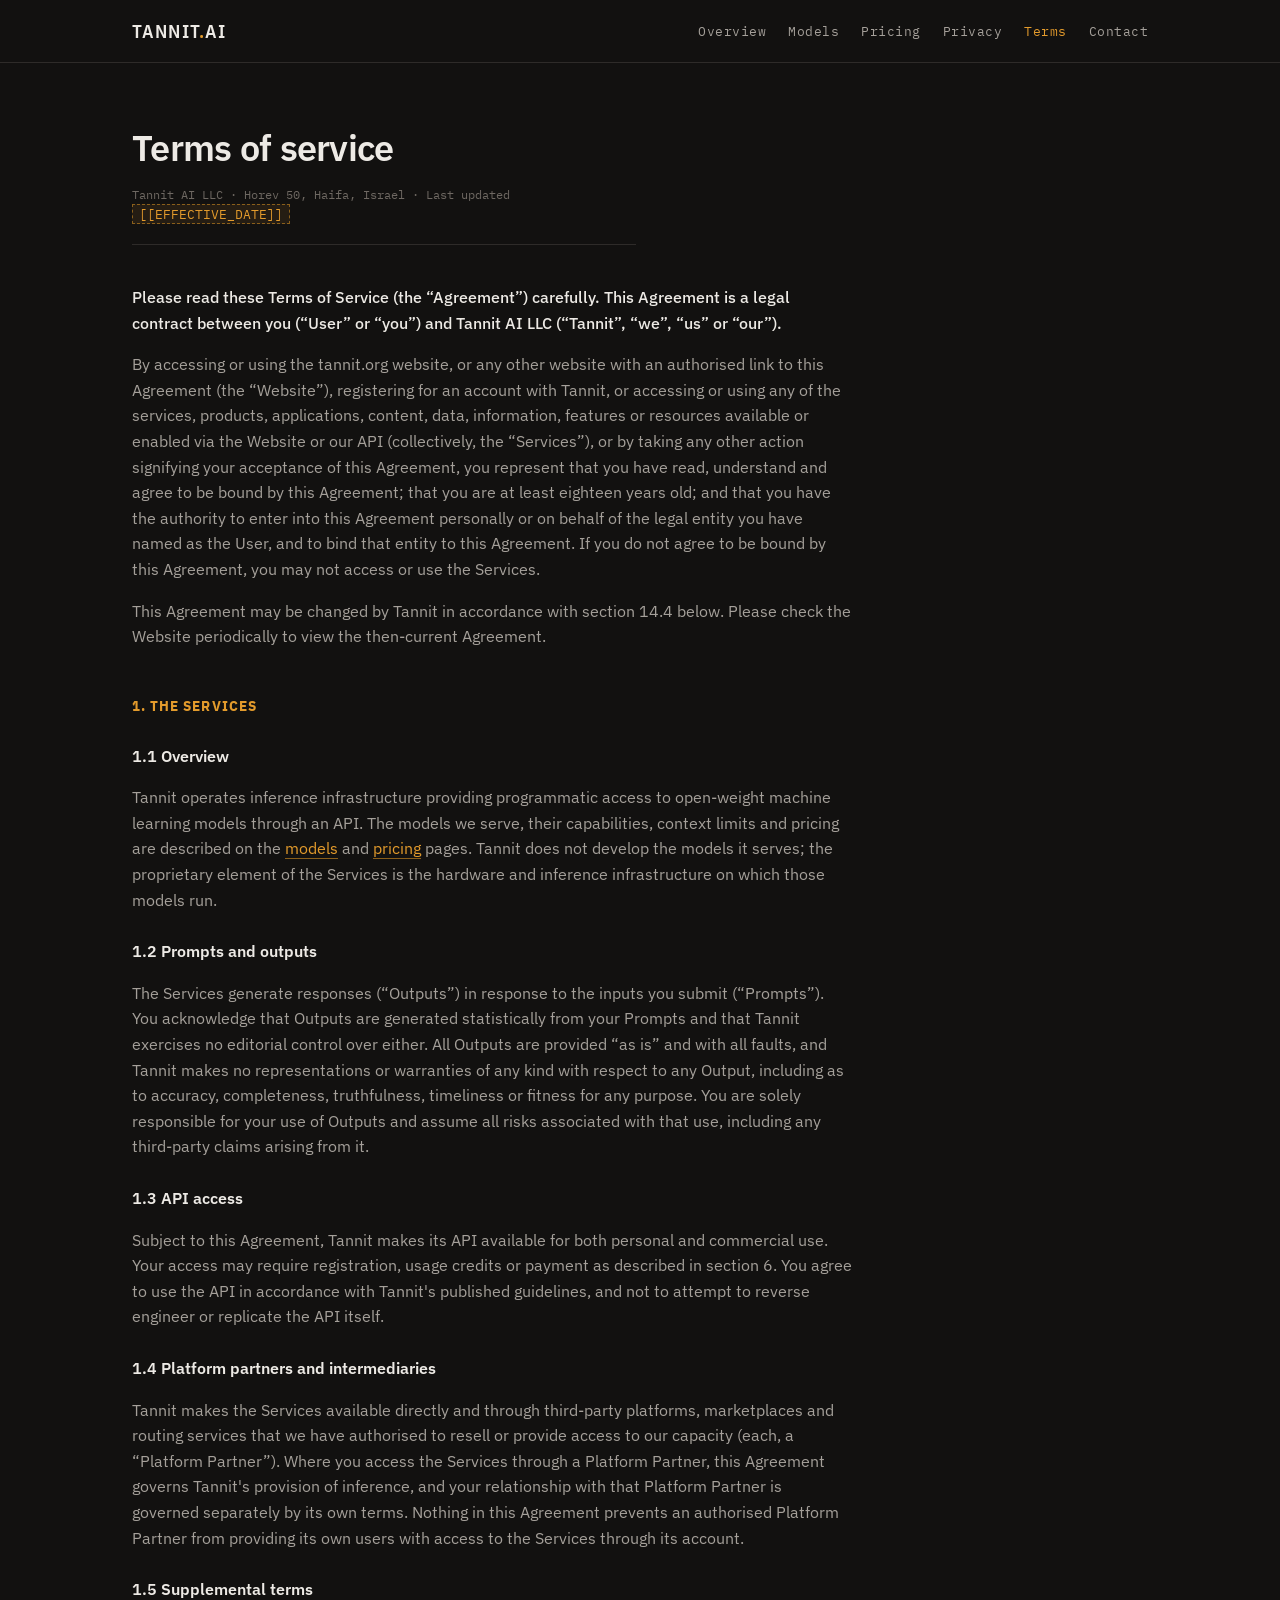
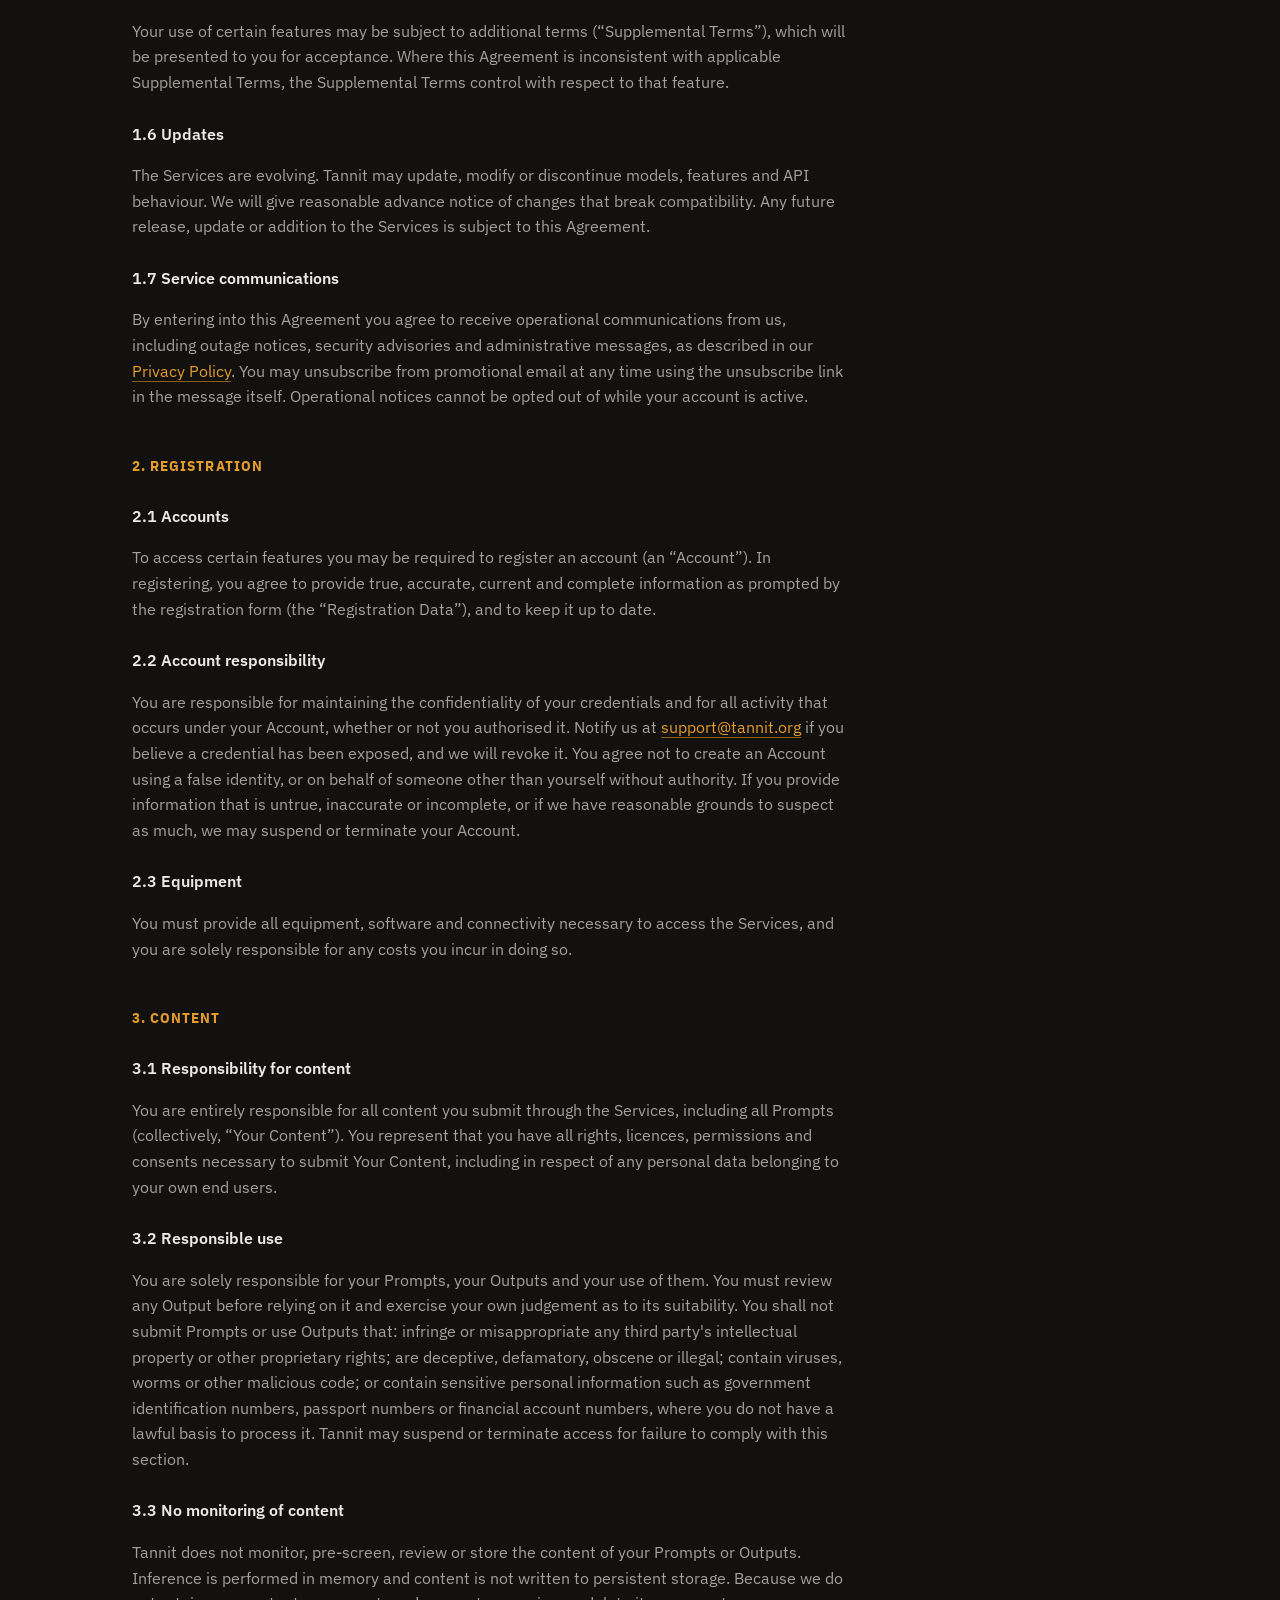
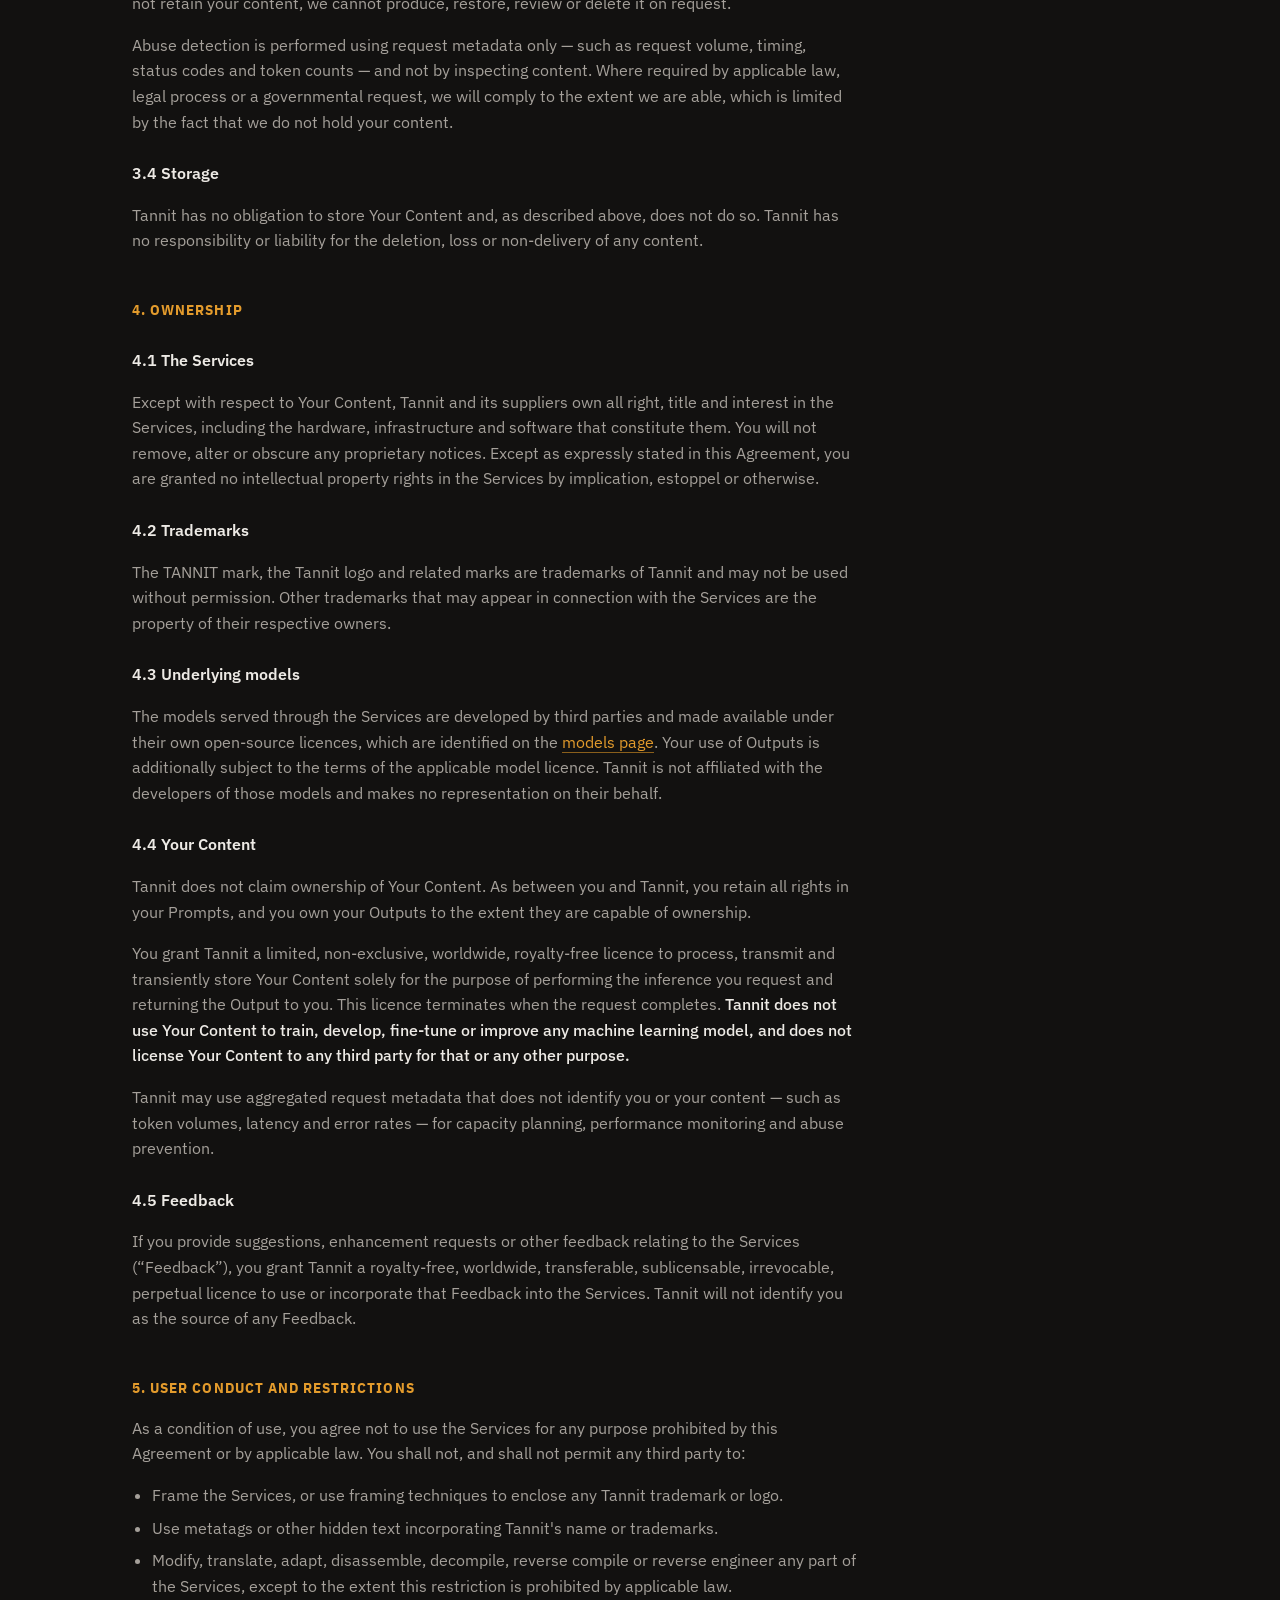
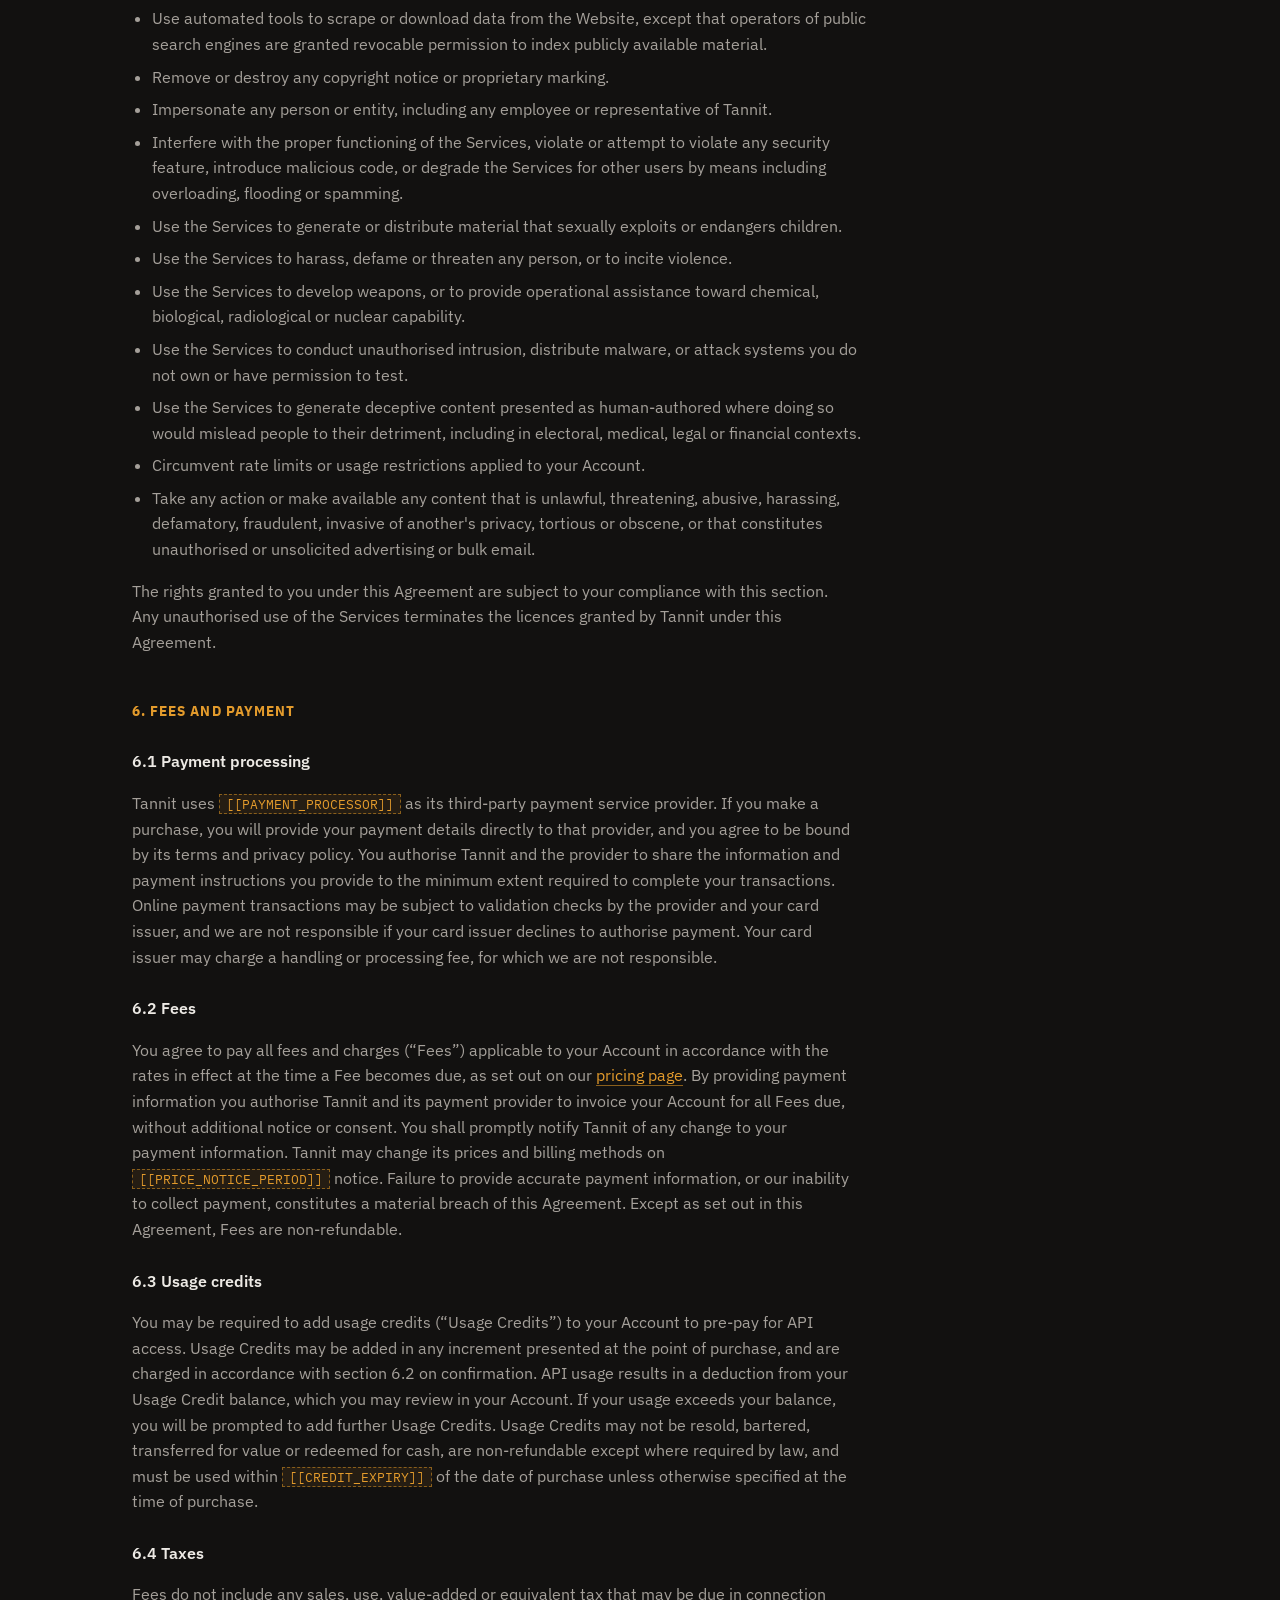
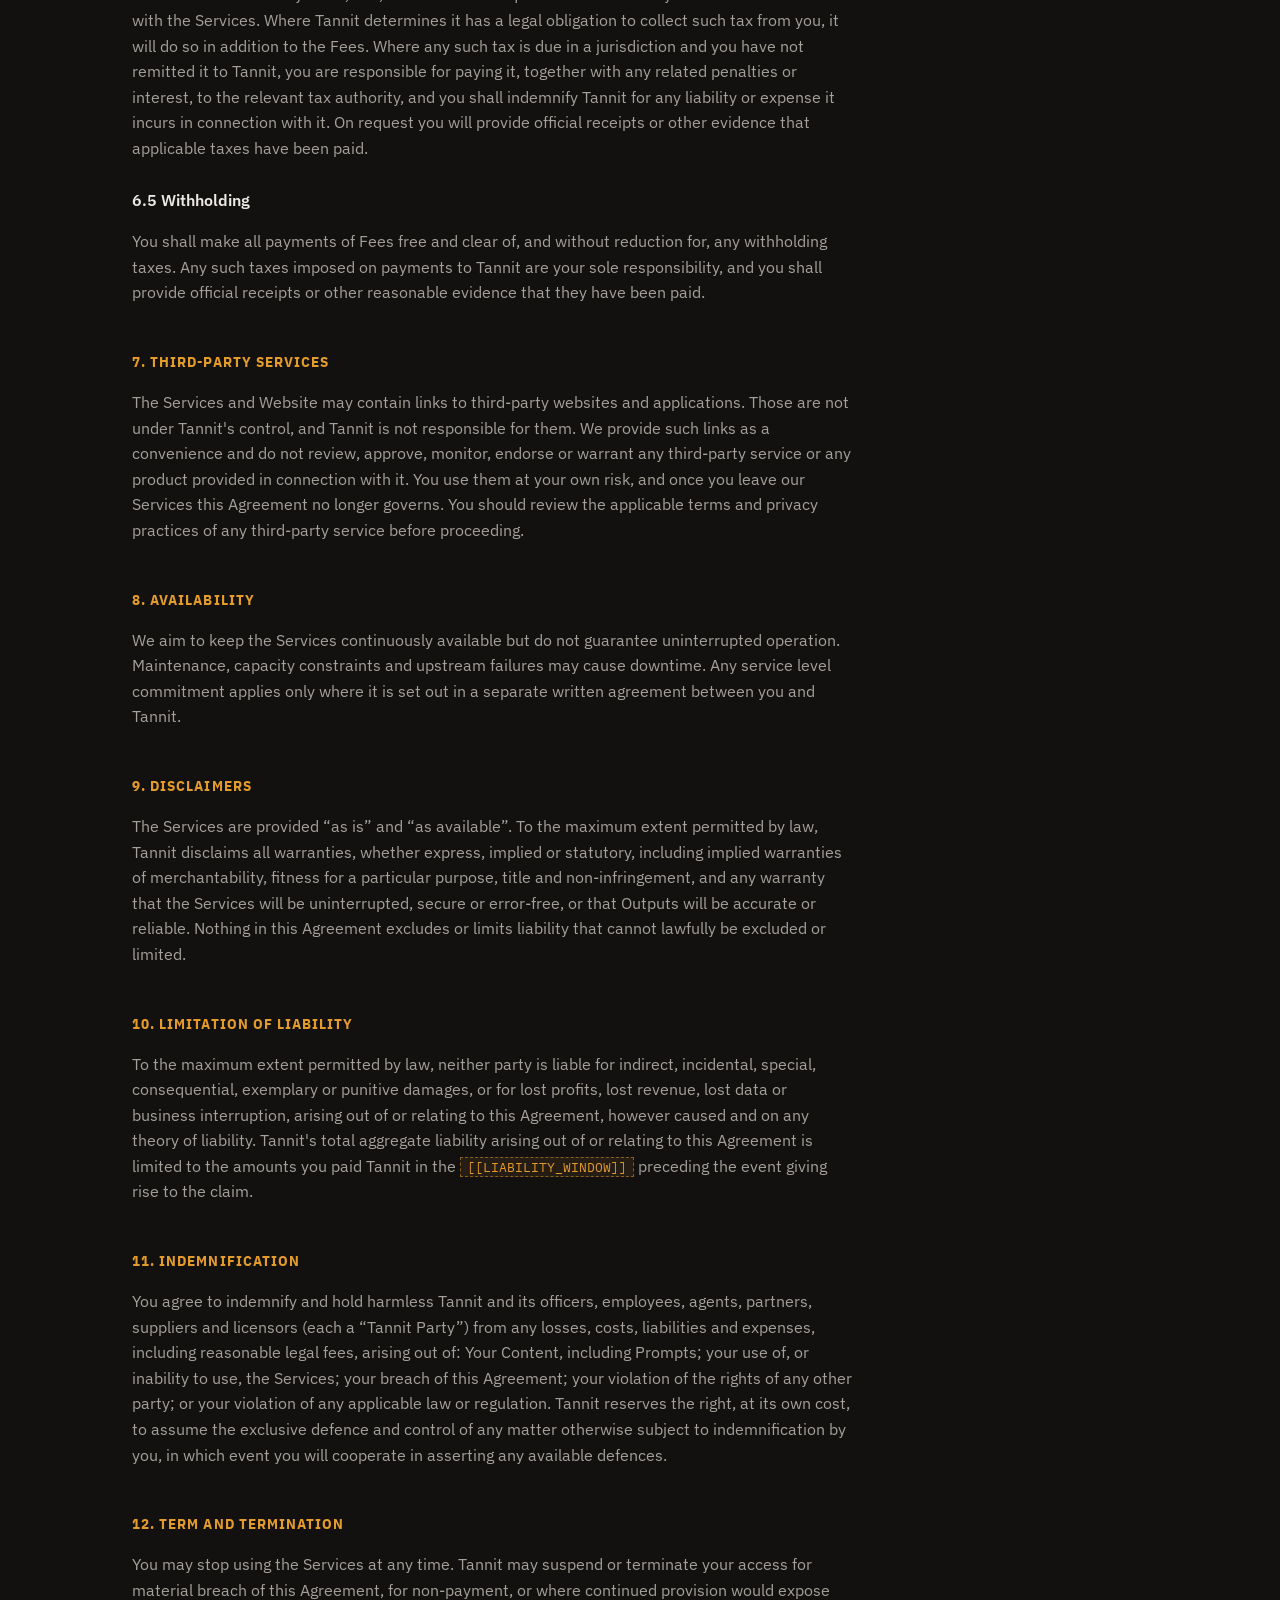
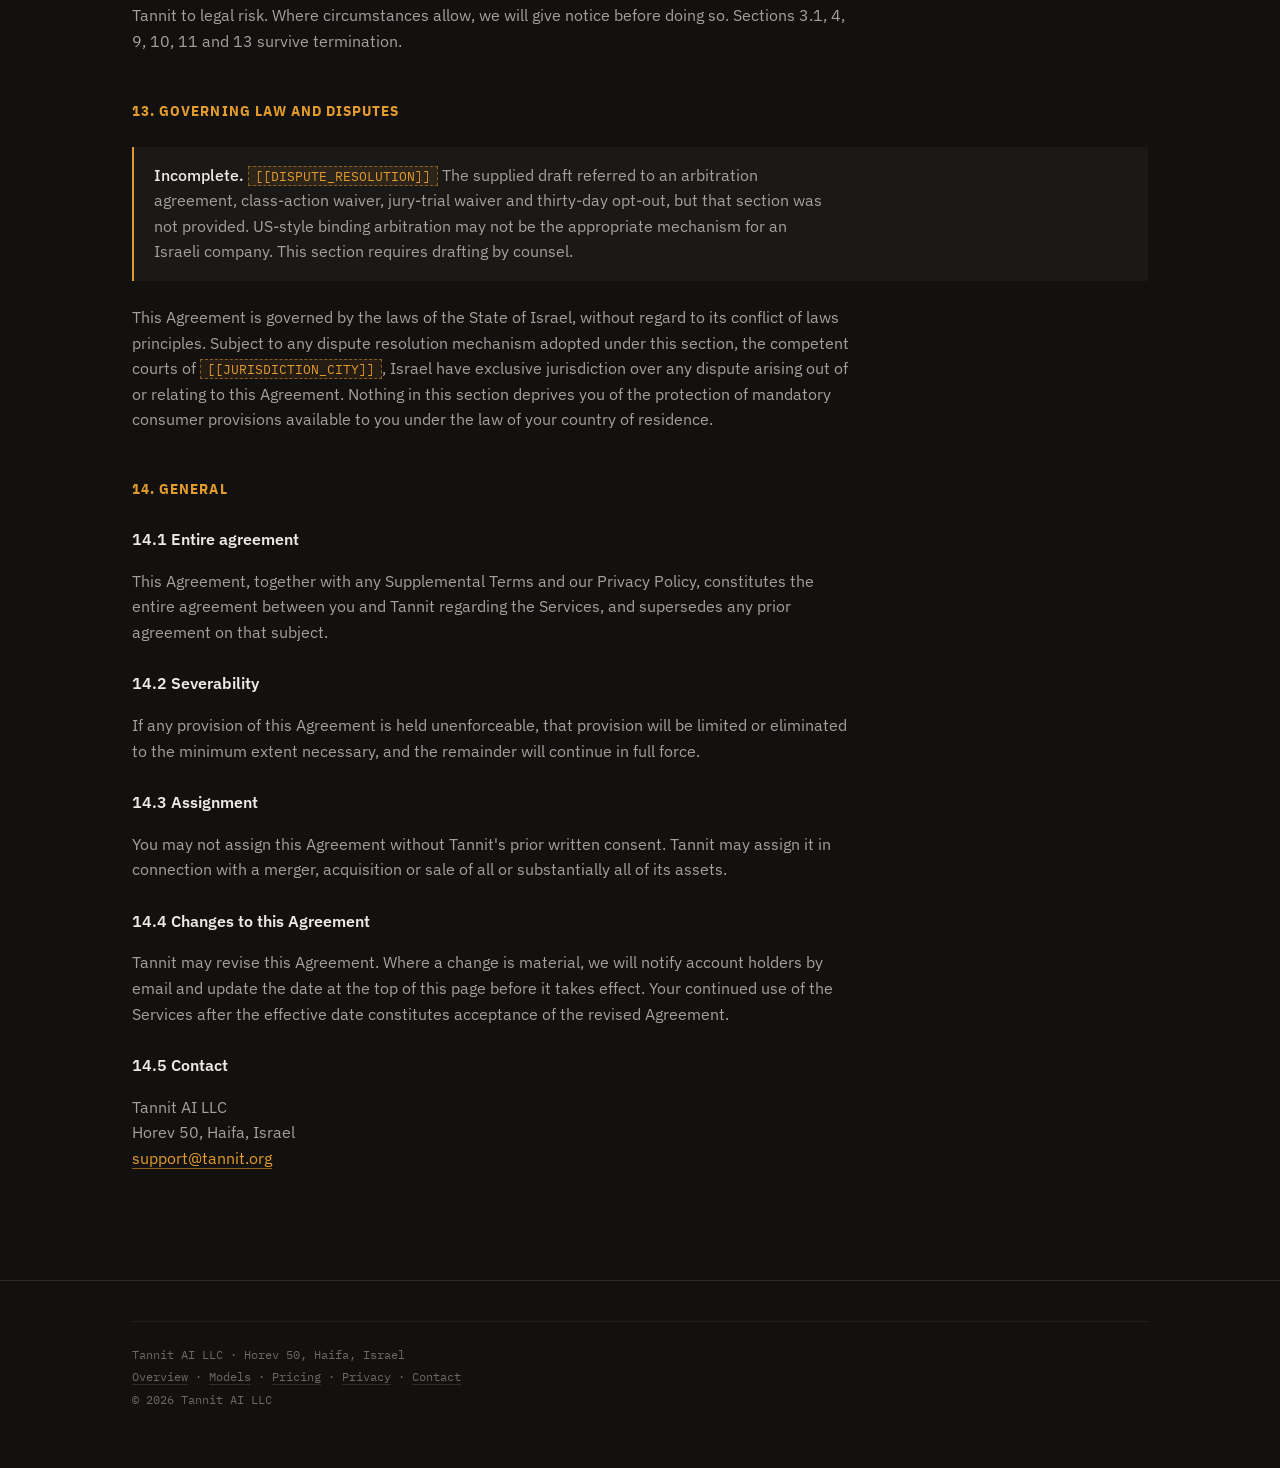
<file: terms.html>
<!DOCTYPE html>
<html lang="en">
<head>
<meta charset="utf-8">
<meta name="viewport" content="width=device-width, initial-scale=1">
<title>Terms of service — Tannit AI</title>
<meta name="description" content="Terms governing use of the Tannit AI inference API.">
<link rel="preconnect" href="https://fonts.googleapis.com">
<link rel="preconnect" href="https://fonts.gstatic.com" crossorigin>
<link href="https://fonts.googleapis.com/css2?family=IBM+Plex+Mono:wght@400;500&family=IBM+Plex+Sans+Condensed:wght@400;600&family=IBM+Plex+Sans:wght@400;500;600&display=swap" rel="stylesheet">
<link rel="stylesheet" href="style.css">
</head>
<!--
  DRAFT — REQUIRES REVIEW BY QUALIFIED COUNSEL BEFORE PUBLICATION.

  CHANGES MADE TO THE SUPPLIED DRAFT:

  Entity corrected from "Tannit AI, Inc." to Tannit AI LLC (Israel).
  Domain normalised from tannit.ai to tannit.org.

  Removed as contradicting the stated zero-retention position:
   - monitoring / pre-screening rights and "no expectation of privacy" clause
   - perpetual sublicensable licence to reproduce, display and redistribute
     customer content, including for promotional use
   - tiered model-training terms permitting training on free-tier content

  Removed as blocking distribution through platform partners (e.g. OpenRouter):
   - restriction of the API to individual, non-commercial use
   - prohibition on third parties accessing the API through an account
   - pointer to a non-existent business-terms document
   - prohibition on using outputs to train or distil models

  Removed as not applicable: multimodal/31-language product description,
  push notifications, social publishing integrations, medical-history
  registration data, mobile device requirements, YouTube API and Google
  Drive / S3 processing, parents / subsidiaries / affiliates.

  NOT SUPPLIED, PLACEHOLDER INSERTED: the supplied preamble referenced an
  arbitration agreement, class-action waiver, jury-trial waiver and 30-day
  opt-out at "Section 14", and amendment terms at "Section 15.6". Neither
  section was provided. See section 13.
-->
<body>

<header class="masthead">
  <div class="wrap">
    <a class="wordmark" href="index.html">Tannit<span>.</span>AI</a>
    <nav class="nav" aria-label="Primary">
      <a href="index.html">Overview</a>
      <a href="model.html">Models</a>
      <a href="pricing.html">Pricing</a>
      <a href="privacy.html">Privacy</a>
      <a href="terms.html" aria-current="page">Terms</a>
      <a href="contact.html">Contact</a>
    </nav>
  </div>
</header>

<main class="legal">
  <div class="wrap">

    <h1>Terms of service</h1>
    <p class="stamp">Tannit AI LLC · Horev 50, Haifa, Israel · Last updated <span class="ph">[[EFFECTIVE_DATE]]</span></p>

    <p><strong>Please read these Terms of Service (the &ldquo;Agreement&rdquo;) carefully. This Agreement is a legal contract between you (&ldquo;User&rdquo; or &ldquo;you&rdquo;) and Tannit AI LLC (&ldquo;Tannit&rdquo;, &ldquo;we&rdquo;, &ldquo;us&rdquo; or &ldquo;our&rdquo;).</strong></p>

    <p>By accessing or using the tannit.org website, or any other website with an authorised link to this Agreement (the &ldquo;Website&rdquo;), registering for an account with Tannit, or accessing or using any of the services, products, applications, content, data, information, features or resources available or enabled via the Website or our API (collectively, the &ldquo;Services&rdquo;), or by taking any other action signifying your acceptance of this Agreement, you represent that you have read, understand and agree to be bound by this Agreement; that you are at least eighteen years old; and that you have the authority to enter into this Agreement personally or on behalf of the legal entity you have named as the User, and to bind that entity to this Agreement. If you do not agree to be bound by this Agreement, you may not access or use the Services.</p>

    <p>This Agreement may be changed by Tannit in accordance with section 14.4 below. Please check the Website periodically to view the then-current Agreement.</p>

    <h2>1. The Services</h2>

    <h3>1.1 Overview</h3>
    <p>Tannit operates inference infrastructure providing programmatic access to open-weight machine learning models through an API. The models we serve, their capabilities, context limits and pricing are described on the <a href="model.html">models</a> and <a href="pricing.html">pricing</a> pages. Tannit does not develop the models it serves; the proprietary element of the Services is the hardware and inference infrastructure on which those models run.</p>

    <h3>1.2 Prompts and outputs</h3>
    <p>The Services generate responses (&ldquo;Outputs&rdquo;) in response to the inputs you submit (&ldquo;Prompts&rdquo;). You acknowledge that Outputs are generated statistically from your Prompts and that Tannit exercises no editorial control over either. All Outputs are provided &ldquo;as is&rdquo; and with all faults, and Tannit makes no representations or warranties of any kind with respect to any Output, including as to accuracy, completeness, truthfulness, timeliness or fitness for any purpose. You are solely responsible for your use of Outputs and assume all risks associated with that use, including any third-party claims arising from it.</p>

    <h3>1.3 API access</h3>
    <p>Subject to this Agreement, Tannit makes its API available for both personal and commercial use. Your access may require registration, usage credits or payment as described in section 6. You agree to use the API in accordance with Tannit's published guidelines, and not to attempt to reverse engineer or replicate the API itself.</p>

    <h3>1.4 Platform partners and intermediaries</h3>
    <p>Tannit makes the Services available directly and through third-party platforms, marketplaces and routing services that we have authorised to resell or provide access to our capacity (each, a &ldquo;Platform Partner&rdquo;). Where you access the Services through a Platform Partner, this Agreement governs Tannit's provision of inference, and your relationship with that Platform Partner is governed separately by its own terms. Nothing in this Agreement prevents an authorised Platform Partner from providing its own users with access to the Services through its account.</p>

    <h3>1.5 Supplemental terms</h3>
    <p>Your use of certain features may be subject to additional terms (&ldquo;Supplemental Terms&rdquo;), which will be presented to you for acceptance. Where this Agreement is inconsistent with applicable Supplemental Terms, the Supplemental Terms control with respect to that feature.</p>

    <h3>1.6 Updates</h3>
    <p>The Services are evolving. Tannit may update, modify or discontinue models, features and API behaviour. We will give reasonable advance notice of changes that break compatibility. Any future release, update or addition to the Services is subject to this Agreement.</p>

    <h3>1.7 Service communications</h3>
    <p>By entering into this Agreement you agree to receive operational communications from us, including outage notices, security advisories and administrative messages, as described in our <a href="privacy.html">Privacy Policy</a>. You may unsubscribe from promotional email at any time using the unsubscribe link in the message itself. Operational notices cannot be opted out of while your account is active.</p>

    <h2>2. Registration</h2>

    <h3>2.1 Accounts</h3>
    <p>To access certain features you may be required to register an account (an &ldquo;Account&rdquo;). In registering, you agree to provide true, accurate, current and complete information as prompted by the registration form (the &ldquo;Registration Data&rdquo;), and to keep it up to date.</p>

    <h3>2.2 Account responsibility</h3>
    <p>You are responsible for maintaining the confidentiality of your credentials and for all activity that occurs under your Account, whether or not you authorised it. Notify us at <a href="mailto:support@tannit.org">support@tannit.org</a> if you believe a credential has been exposed, and we will revoke it. You agree not to create an Account using a false identity, or on behalf of someone other than yourself without authority. If you provide information that is untrue, inaccurate or incomplete, or if we have reasonable grounds to suspect as much, we may suspend or terminate your Account.</p>

    <h3>2.3 Equipment</h3>
    <p>You must provide all equipment, software and connectivity necessary to access the Services, and you are solely responsible for any costs you incur in doing so.</p>

    <h2>3. Content</h2>

    <h3>3.1 Responsibility for content</h3>
    <p>You are entirely responsible for all content you submit through the Services, including all Prompts (collectively, &ldquo;Your Content&rdquo;). You represent that you have all rights, licences, permissions and consents necessary to submit Your Content, including in respect of any personal data belonging to your own end users.</p>

    <h3>3.2 Responsible use</h3>
    <p>You are solely responsible for your Prompts, your Outputs and your use of them. You must review any Output before relying on it and exercise your own judgement as to its suitability. You shall not submit Prompts or use Outputs that: infringe or misappropriate any third party's intellectual property or other proprietary rights; are deceptive, defamatory, obscene or illegal; contain viruses, worms or other malicious code; or contain sensitive personal information such as government identification numbers, passport numbers or financial account numbers, where you do not have a lawful basis to process it. Tannit may suspend or terminate access for failure to comply with this section.</p>

    <h3>3.3 No monitoring of content</h3>
    <p>Tannit does not monitor, pre-screen, review or store the content of your Prompts or Outputs. Inference is performed in memory and content is not written to persistent storage. Because we do not retain your content, we cannot produce, restore, review or delete it on request.</p>
    <p>Abuse detection is performed using request metadata only &mdash; such as request volume, timing, status codes and token counts &mdash; and not by inspecting content. Where required by applicable law, legal process or a governmental request, we will comply to the extent we are able, which is limited by the fact that we do not hold your content.</p>

    <h3>3.4 Storage</h3>
    <p>Tannit has no obligation to store Your Content and, as described above, does not do so. Tannit has no responsibility or liability for the deletion, loss or non-delivery of any content.</p>

    <h2>4. Ownership</h2>

    <h3>4.1 The Services</h3>
    <p>Except with respect to Your Content, Tannit and its suppliers own all right, title and interest in the Services, including the hardware, infrastructure and software that constitute them. You will not remove, alter or obscure any proprietary notices. Except as expressly stated in this Agreement, you are granted no intellectual property rights in the Services by implication, estoppel or otherwise.</p>

    <h3>4.2 Trademarks</h3>
    <p>The TANNIT mark, the Tannit logo and related marks are trademarks of Tannit and may not be used without permission. Other trademarks that may appear in connection with the Services are the property of their respective owners.</p>

    <h3>4.3 Underlying models</h3>
    <p>The models served through the Services are developed by third parties and made available under their own open-source licences, which are identified on the <a href="model.html">models page</a>. Your use of Outputs is additionally subject to the terms of the applicable model licence. Tannit is not affiliated with the developers of those models and makes no representation on their behalf.</p>

    <h3>4.4 Your Content</h3>
    <p>Tannit does not claim ownership of Your Content. As between you and Tannit, you retain all rights in your Prompts, and you own your Outputs to the extent they are capable of ownership.</p>
    <p>You grant Tannit a limited, non-exclusive, worldwide, royalty-free licence to process, transmit and transiently store Your Content solely for the purpose of performing the inference you request and returning the Output to you. This licence terminates when the request completes. <strong>Tannit does not use Your Content to train, develop, fine-tune or improve any machine learning model, and does not license Your Content to any third party for that or any other purpose.</strong></p>
    <p>Tannit may use aggregated request metadata that does not identify you or your content &mdash; such as token volumes, latency and error rates &mdash; for capacity planning, performance monitoring and abuse prevention.</p>

    <h3>4.5 Feedback</h3>
    <p>If you provide suggestions, enhancement requests or other feedback relating to the Services (&ldquo;Feedback&rdquo;), you grant Tannit a royalty-free, worldwide, transferable, sublicensable, irrevocable, perpetual licence to use or incorporate that Feedback into the Services. Tannit will not identify you as the source of any Feedback.</p>

    <h2>5. User conduct and restrictions</h2>

    <p>As a condition of use, you agree not to use the Services for any purpose prohibited by this Agreement or by applicable law. You shall not, and shall not permit any third party to:</p>
    <ul>
      <li>Frame the Services, or use framing techniques to enclose any Tannit trademark or logo.</li>
      <li>Use metatags or other hidden text incorporating Tannit's name or trademarks.</li>
      <li>Modify, translate, adapt, disassemble, decompile, reverse compile or reverse engineer any part of the Services, except to the extent this restriction is prohibited by applicable law.</li>
      <li>Use automated tools to scrape or download data from the Website, except that operators of public search engines are granted revocable permission to index publicly available material.</li>
      <li>Remove or destroy any copyright notice or proprietary marking.</li>
      <li>Impersonate any person or entity, including any employee or representative of Tannit.</li>
      <li>Interfere with the proper functioning of the Services, violate or attempt to violate any security feature, introduce malicious code, or degrade the Services for other users by means including overloading, flooding or spamming.</li>
      <li>Use the Services to generate or distribute material that sexually exploits or endangers children.</li>
      <li>Use the Services to harass, defame or threaten any person, or to incite violence.</li>
      <li>Use the Services to develop weapons, or to provide operational assistance toward chemical, biological, radiological or nuclear capability.</li>
      <li>Use the Services to conduct unauthorised intrusion, distribute malware, or attack systems you do not own or have permission to test.</li>
      <li>Use the Services to generate deceptive content presented as human-authored where doing so would mislead people to their detriment, including in electoral, medical, legal or financial contexts.</li>
      <li>Circumvent rate limits or usage restrictions applied to your Account.</li>
      <li>Take any action or make available any content that is unlawful, threatening, abusive, harassing, defamatory, fraudulent, invasive of another's privacy, tortious or obscene, or that constitutes unauthorised or unsolicited advertising or bulk email.</li>
    </ul>
    <p>The rights granted to you under this Agreement are subject to your compliance with this section. Any unauthorised use of the Services terminates the licences granted by Tannit under this Agreement.</p>

    <h2>6. Fees and payment</h2>

    <h3>6.1 Payment processing</h3>
    <p>Tannit uses <span class="ph">[[PAYMENT_PROCESSOR]]</span> as its third-party payment service provider. If you make a purchase, you will provide your payment details directly to that provider, and you agree to be bound by its terms and privacy policy. You authorise Tannit and the provider to share the information and payment instructions you provide to the minimum extent required to complete your transactions. Online payment transactions may be subject to validation checks by the provider and your card issuer, and we are not responsible if your card issuer declines to authorise payment. Your card issuer may charge a handling or processing fee, for which we are not responsible.</p>

    <h3>6.2 Fees</h3>
    <p>You agree to pay all fees and charges (&ldquo;Fees&rdquo;) applicable to your Account in accordance with the rates in effect at the time a Fee becomes due, as set out on our <a href="pricing.html">pricing page</a>. By providing payment information you authorise Tannit and its payment provider to invoice your Account for all Fees due, without additional notice or consent. You shall promptly notify Tannit of any change to your payment information. Tannit may change its prices and billing methods on <span class="ph">[[PRICE_NOTICE_PERIOD]]</span> notice. Failure to provide accurate payment information, or our inability to collect payment, constitutes a material breach of this Agreement. Except as set out in this Agreement, Fees are non-refundable.</p>

    <h3>6.3 Usage credits</h3>
    <p>You may be required to add usage credits (&ldquo;Usage Credits&rdquo;) to your Account to pre-pay for API access. Usage Credits may be added in any increment presented at the point of purchase, and are charged in accordance with section 6.2 on confirmation. API usage results in a deduction from your Usage Credit balance, which you may review in your Account. If your usage exceeds your balance, you will be prompted to add further Usage Credits. Usage Credits may not be resold, bartered, transferred for value or redeemed for cash, are non-refundable except where required by law, and must be used within <span class="ph">[[CREDIT_EXPIRY]]</span> of the date of purchase unless otherwise specified at the time of purchase.</p>

    <h3>6.4 Taxes</h3>
    <p>Fees do not include any sales, use, value-added or equivalent tax that may be due in connection with the Services. Where Tannit determines it has a legal obligation to collect such tax from you, it will do so in addition to the Fees. Where any such tax is due in a jurisdiction and you have not remitted it to Tannit, you are responsible for paying it, together with any related penalties or interest, to the relevant tax authority, and you shall indemnify Tannit for any liability or expense it incurs in connection with it. On request you will provide official receipts or other evidence that applicable taxes have been paid.</p>

    <h3>6.5 Withholding</h3>
    <p>You shall make all payments of Fees free and clear of, and without reduction for, any withholding taxes. Any such taxes imposed on payments to Tannit are your sole responsibility, and you shall provide official receipts or other reasonable evidence that they have been paid.</p>

    <h2>7. Third-party services</h2>
    <p>The Services and Website may contain links to third-party websites and applications. Those are not under Tannit's control, and Tannit is not responsible for them. We provide such links as a convenience and do not review, approve, monitor, endorse or warrant any third-party service or any product provided in connection with it. You use them at your own risk, and once you leave our Services this Agreement no longer governs. You should review the applicable terms and privacy practices of any third-party service before proceeding.</p>

    <h2>8. Availability</h2>
    <p>We aim to keep the Services continuously available but do not guarantee uninterrupted operation. Maintenance, capacity constraints and upstream failures may cause downtime. Any service level commitment applies only where it is set out in a separate written agreement between you and Tannit.</p>

    <h2>9. Disclaimers</h2>
    <p>The Services are provided &ldquo;as is&rdquo; and &ldquo;as available&rdquo;. To the maximum extent permitted by law, Tannit disclaims all warranties, whether express, implied or statutory, including implied warranties of merchantability, fitness for a particular purpose, title and non-infringement, and any warranty that the Services will be uninterrupted, secure or error-free, or that Outputs will be accurate or reliable. Nothing in this Agreement excludes or limits liability that cannot lawfully be excluded or limited.</p>

    <h2>10. Limitation of liability</h2>
    <p>To the maximum extent permitted by law, neither party is liable for indirect, incidental, special, consequential, exemplary or punitive damages, or for lost profits, lost revenue, lost data or business interruption, arising out of or relating to this Agreement, however caused and on any theory of liability. Tannit's total aggregate liability arising out of or relating to this Agreement is limited to the amounts you paid Tannit in the <span class="ph">[[LIABILITY_WINDOW]]</span> preceding the event giving rise to the claim.</p>

    <h2>11. Indemnification</h2>
    <p>You agree to indemnify and hold harmless Tannit and its officers, employees, agents, partners, suppliers and licensors (each a &ldquo;Tannit Party&rdquo;) from any losses, costs, liabilities and expenses, including reasonable legal fees, arising out of: Your Content, including Prompts; your use of, or inability to use, the Services; your breach of this Agreement; your violation of the rights of any other party; or your violation of any applicable law or regulation. Tannit reserves the right, at its own cost, to assume the exclusive defence and control of any matter otherwise subject to indemnification by you, in which event you will cooperate in asserting any available defences.</p>

    <h2>12. Term and termination</h2>
    <p>You may stop using the Services at any time. Tannit may suspend or terminate your access for material breach of this Agreement, for non-payment, or where continued provision would expose Tannit to legal risk. Where circumstances allow, we will give notice before doing so. Sections 3.1, 4, 9, 10, 11 and 13 survive termination.</p>

    <h2>13. Governing law and disputes</h2>

    <div class="callout">
      <p><strong>Incomplete.</strong> <span class="ph">[[DISPUTE_RESOLUTION]]</span> The supplied draft referred to an arbitration agreement, class-action waiver, jury-trial waiver and thirty-day opt-out, but that section was not provided. US-style binding arbitration may not be the appropriate mechanism for an Israeli company. This section requires drafting by counsel.</p>
    </div>

    <p>This Agreement is governed by the laws of the State of Israel, without regard to its conflict of laws principles. Subject to any dispute resolution mechanism adopted under this section, the competent courts of <span class="ph">[[JURISDICTION_CITY]]</span>, Israel have exclusive jurisdiction over any dispute arising out of or relating to this Agreement. Nothing in this section deprives you of the protection of mandatory consumer provisions available to you under the law of your country of residence.</p>

    <h2>14. General</h2>

    <h3>14.1 Entire agreement</h3>
    <p>This Agreement, together with any Supplemental Terms and our Privacy Policy, constitutes the entire agreement between you and Tannit regarding the Services, and supersedes any prior agreement on that subject.</p>

    <h3>14.2 Severability</h3>
    <p>If any provision of this Agreement is held unenforceable, that provision will be limited or eliminated to the minimum extent necessary, and the remainder will continue in full force.</p>

    <h3>14.3 Assignment</h3>
    <p>You may not assign this Agreement without Tannit's prior written consent. Tannit may assign it in connection with a merger, acquisition or sale of all or substantially all of its assets.</p>

    <h3>14.4 Changes to this Agreement</h3>
    <p>Tannit may revise this Agreement. Where a change is material, we will notify account holders by email and update the date at the top of this page before it takes effect. Your continued use of the Services after the effective date constitutes acceptance of the revised Agreement.</p>

    <h3>14.5 Contact</h3>
    <p>
      Tannit AI LLC<br>
      Horev 50, Haifa, Israel<br>
      <a href="mailto:support@tannit.org">support@tannit.org</a>
    </p>

  </div>
</main>

<footer class="foot">
  <div class="wrap">
    <div class="colophon">
      Tannit AI LLC · Horev 50, Haifa, Israel<br>
      <a href="index.html">Overview</a> · <a href="model.html">Models</a> · <a href="pricing.html">Pricing</a> · <a href="privacy.html">Privacy</a> · <a href="contact.html">Contact</a><br>
      &copy; 2026 Tannit AI LLC
    </div>
  </div>
</footer>

</body>
</html>
</file>
<file: style.css>
/* Tannit AI — datasheet direction
   Palette, type scale and structural tokens. Single source of truth. */

:root {
  --bg:        #121110;
  --surface:   #1A1918;
  --surface-2: #232120;
  --rule:      #2E2B29;
  --rule-soft: #211F1E;
  --ink:       #EDEAE5;
  --ink-mid:   #A5A09A;
  --ink-low:   #6E6862;
  --amber:     #E39B2C;
  --amber-dim: #8A5F1B;
  --good:      #6FA86B;

  --sans: "IBM Plex Sans", system-ui, -apple-system, sans-serif;
  --cond: "IBM Plex Sans Condensed", "IBM Plex Sans", system-ui, sans-serif;
  --mono: "IBM Plex Mono", ui-monospace, "SF Mono", Menlo, monospace;

  --max: 1080px;
  --gut: 32px;
}

*, *::before, *::after { box-sizing: border-box; }

html { -webkit-text-size-adjust: 100%; }

body {
  margin: 0;
  background: var(--bg);
  color: var(--ink);
  font-family: var(--sans);
  font-size: 16px;
  line-height: 1.6;
  font-feature-settings: "tnum" 1;
}

a { color: var(--amber); text-decoration: none; border-bottom: 1px solid var(--amber-dim); }
a:hover { border-bottom-color: var(--amber); }

:focus-visible { outline: 2px solid var(--amber); outline-offset: 3px; }

.wrap { max-width: var(--max); margin: 0 auto; padding: 0 var(--gut); }

/* ---------- structural label ---------- */

.eyebrow {
  font-family: var(--mono);
  font-size: 11px;
  letter-spacing: 0.14em;
  text-transform: uppercase;
  color: var(--ink-low);
  margin: 0 0 14px;
}

/* ---------- masthead ---------- */

.masthead {
  border-bottom: 1px solid var(--rule);
  background: var(--bg);
  position: sticky;
  top: 0;
  z-index: 10;
}

.masthead .wrap {
  display: flex;
  align-items: center;
  justify-content: space-between;
  gap: 24px;
  min-height: 62px;
  flex-wrap: wrap;
}

.wordmark {
  font-family: var(--cond);
  font-weight: 600;
  font-size: 19px;
  letter-spacing: 0.06em;
  text-transform: uppercase;
  color: var(--ink);
  border: 0;
}
.wordmark span { color: var(--amber); }

.nav {
  display: flex;
  gap: 22px;
  font-family: var(--mono);
  font-size: 12.5px;
  letter-spacing: 0.04em;
}
.nav a { color: var(--ink-mid); border: 0; }
.nav a:hover { color: var(--ink); }
.nav a[aria-current="page"] { color: var(--amber); }

/* ---------- hero ---------- */

.hero { padding: 84px 0 64px; border-bottom: 1px solid var(--rule); }

.hero h1 {
  font-family: var(--sans);
  font-weight: 600;
  font-size: clamp(34px, 6vw, 58px);
  line-height: 1.06;
  letter-spacing: -0.025em;
  margin: 0 0 22px;
  max-width: 16ch;
}

.hero .lede {
  font-size: clamp(16px, 2.2vw, 19px);
  color: var(--ink-mid);
  max-width: 58ch;
  margin: 0 0 34px;
}

.hero .lede strong { color: var(--ink); font-weight: 500; }

/* ---------- generic section ---------- */

.band { padding: 62px 0; border-bottom: 1px solid var(--rule); }
.band:last-of-type { border-bottom: 0; }

.band h2 {
  font-family: var(--sans);
  font-weight: 600;
  font-size: clamp(22px, 3.4vw, 28px);
  letter-spacing: -0.015em;
  margin: 0 0 24px;
}

.band h3 {
  font-size: 17px;
  font-weight: 600;
  margin: 34px 0 10px;
  letter-spacing: -0.005em;
}

.band p { max-width: 68ch; color: var(--ink-mid); }
.band p strong { color: var(--ink); font-weight: 500; }

/* ---------- datasheet table (signature) ---------- */

.sheet {
  border: 1px solid var(--rule);
  background: var(--surface);
}

.sheet-head {
  display: flex;
  align-items: baseline;
  justify-content: space-between;
  gap: 16px;
  padding: 14px 18px;
  border-bottom: 1px solid var(--rule);
  background: var(--surface-2);
  flex-wrap: wrap;
}

.sheet-head .part {
  font-family: var(--mono);
  font-size: 14px;
  color: var(--ink);
  letter-spacing: 0.02em;
}

.sheet-head .rev {
  font-family: var(--mono);
  font-size: 11px;
  letter-spacing: 0.12em;
  text-transform: uppercase;
  color: var(--ink-low);
}

.rows { width: 100%; border-collapse: collapse; }

.rows th, .rows td {
  text-align: left;
  padding: 11px 18px;
  border-bottom: 1px solid var(--rule-soft);
  vertical-align: top;
}

.rows tr:last-child th, .rows tr:last-child td { border-bottom: 0; }

.rows th {
  font-family: var(--cond);
  font-weight: 400;
  font-size: 13px;
  letter-spacing: 0.05em;
  text-transform: uppercase;
  color: var(--ink-low);
  width: 38%;
  white-space: nowrap;
}

.rows td {
  font-family: var(--mono);
  font-size: 13.5px;
  color: var(--ink);
}

.rows td.prose {
  font-family: var(--sans);
  font-size: 14.5px;
  color: var(--ink-mid);
}

/* ---------- placeholder marker ---------- */

.ph {
  font-family: var(--mono);
  font-size: 12.5px;
  color: var(--amber);
  background: rgba(227, 155, 44, 0.09);
  border: 1px dashed var(--amber-dim);
  padding: 1px 6px;
  white-space: nowrap;
}

/* ---------- code ---------- */

.code {
  border: 1px solid var(--rule);
  background: var(--surface);
  font-family: var(--mono);
  font-size: 13px;
  line-height: 1.75;
  padding: 18px;
  overflow-x: auto;
  margin: 0;
  color: var(--ink);
}
.code .c { color: var(--ink-low); }
.code .s { color: var(--amber); }

/* ---------- indicator list ---------- */

.indicators { list-style: none; margin: 0; padding: 0; }

.indicators li {
  display: flex;
  gap: 12px;
  align-items: flex-start;
  padding: 12px 0;
  border-bottom: 1px solid var(--rule-soft);
  color: var(--ink-mid);
  max-width: 70ch;
}
.indicators li:last-child { border-bottom: 0; }

.indicators li::before {
  content: "";
  flex: 0 0 auto;
  width: 7px; height: 7px;
  margin-top: 9px;
  border-radius: 50%;
  background: var(--good);
  box-shadow: 0 0 0 3px rgba(111, 168, 107, 0.14);
}

.indicators li.off::before {
  background: var(--rule);
  box-shadow: none;
}

.indicators b { color: var(--ink); font-weight: 500; }

/* ---------- region strip ---------- */

.regions {
  display: flex;
  flex-wrap: wrap;
  gap: 0;
  border: 1px solid var(--rule);
  background: var(--surface);
}

.regions div {
  flex: 1 1 150px;
  padding: 16px 18px;
  border-right: 1px solid var(--rule-soft);
  font-family: var(--mono);
  font-size: 13px;
}
.regions div:last-child { border-right: 0; }
.regions span {
  display: block;
  font-family: var(--cond);
  font-size: 11px;
  letter-spacing: 0.1em;
  text-transform: uppercase;
  color: var(--ink-low);
  margin-bottom: 4px;
}

/* ---------- legal typography ---------- */

.legal { padding: 56px 0 72px; }
.legal h1 {
  font-size: clamp(26px, 4vw, 36px);
  font-weight: 600;
  letter-spacing: -0.02em;
  margin: 0 0 8px;
}
.legal .stamp {
  font-family: var(--mono);
  font-size: 12px;
  color: var(--ink-low);
  margin: 0 0 40px;
  padding-bottom: 20px;
  border-bottom: 1px solid var(--rule);
}
.legal h2 {
  font-family: var(--cond);
  font-size: 15px;
  letter-spacing: 0.07em;
  text-transform: uppercase;
  color: var(--amber);
  margin: 44px 0 14px;
}
.legal h3 { font-size: 16px; font-weight: 600; margin: 26px 0 8px; }
.legal p, .legal li { color: var(--ink-mid); max-width: 72ch; }
.legal ul { padding-left: 20px; }
.legal li { margin-bottom: 7px; }
.legal strong { color: var(--ink); font-weight: 500; }

.callout {
  border-left: 2px solid var(--amber);
  background: var(--surface);
  padding: 16px 20px;
  margin: 24px 0;
}
.callout p { margin: 0; max-width: 68ch; }

/* ---------- footer ---------- */

.foot {
  border-top: 1px solid var(--rule);
  padding: 40px 0 56px;
  margin-top: 20px;
}
.foot .cols {
  display: flex;
  flex-wrap: wrap;
  gap: 44px;
  margin-bottom: 34px;
}
.foot h4 {
  font-family: var(--cond);
  font-size: 11px;
  letter-spacing: 0.12em;
  text-transform: uppercase;
  color: var(--ink-low);
  margin: 0 0 12px;
  font-weight: 400;
}
.foot ul { list-style: none; margin: 0; padding: 0; }
.foot li { margin-bottom: 7px; }
.foot li a { color: var(--ink-mid); border: 0; font-size: 14px; }
.foot li a:hover { color: var(--ink); }

.colophon {
  font-family: var(--mono);
  font-size: 12px;
  color: var(--ink-low);
  line-height: 1.9;
  border-top: 1px solid var(--rule-soft);
  padding-top: 22px;
}
.colophon a { color: var(--ink-low); border-bottom-color: var(--rule); }

@media (max-width: 620px) {
  :root { --gut: 20px; }
  .hero { padding: 56px 0 44px; }
  .rows th { width: auto; display: block; padding-bottom: 2px; border-bottom: 0; }
  .rows td { display: block; padding-top: 0; }
  .nav { gap: 16px; font-size: 12px; }
}

@media (prefers-reduced-motion: reduce) {
  * { animation: none !important; transition: none !important; }
}

/* ---------- legal basis table ---------- */

.tablewrap { overflow-x: auto; margin: 20px 0 28px; border: 1px solid var(--rule); }

table.basis {
  width: 100%;
  border-collapse: collapse;
  min-width: 620px;
  background: var(--surface);
}

table.basis th, table.basis td {
  text-align: left;
  vertical-align: top;
  padding: 12px 16px;
  border-bottom: 1px solid var(--rule-soft);
  border-right: 1px solid var(--rule-soft);
  font-size: 14px;
  color: var(--ink-mid);
}
table.basis th:last-child, table.basis td:last-child { border-right: 0; }
table.basis tr:last-child td { border-bottom: 0; }

table.basis thead th {
  background: var(--surface-2);
  font-family: var(--cond);
  font-size: 12px;
  letter-spacing: 0.08em;
  text-transform: uppercase;
  color: var(--ink-low);
  font-weight: 400;
  border-bottom: 1px solid var(--rule);
}

table.basis td strong, table.basis th strong { color: var(--ink); font-weight: 500; }

.legal .toc { list-style: none; padding: 0; margin: 0 0 12px; }
.legal .toc li { margin-bottom: 5px; }
.legal .toc a { color: var(--ink-mid); border-bottom-color: var(--rule); }
.legal .toc a:hover { color: var(--amber); border-bottom-color: var(--amber-dim); }
</file>
